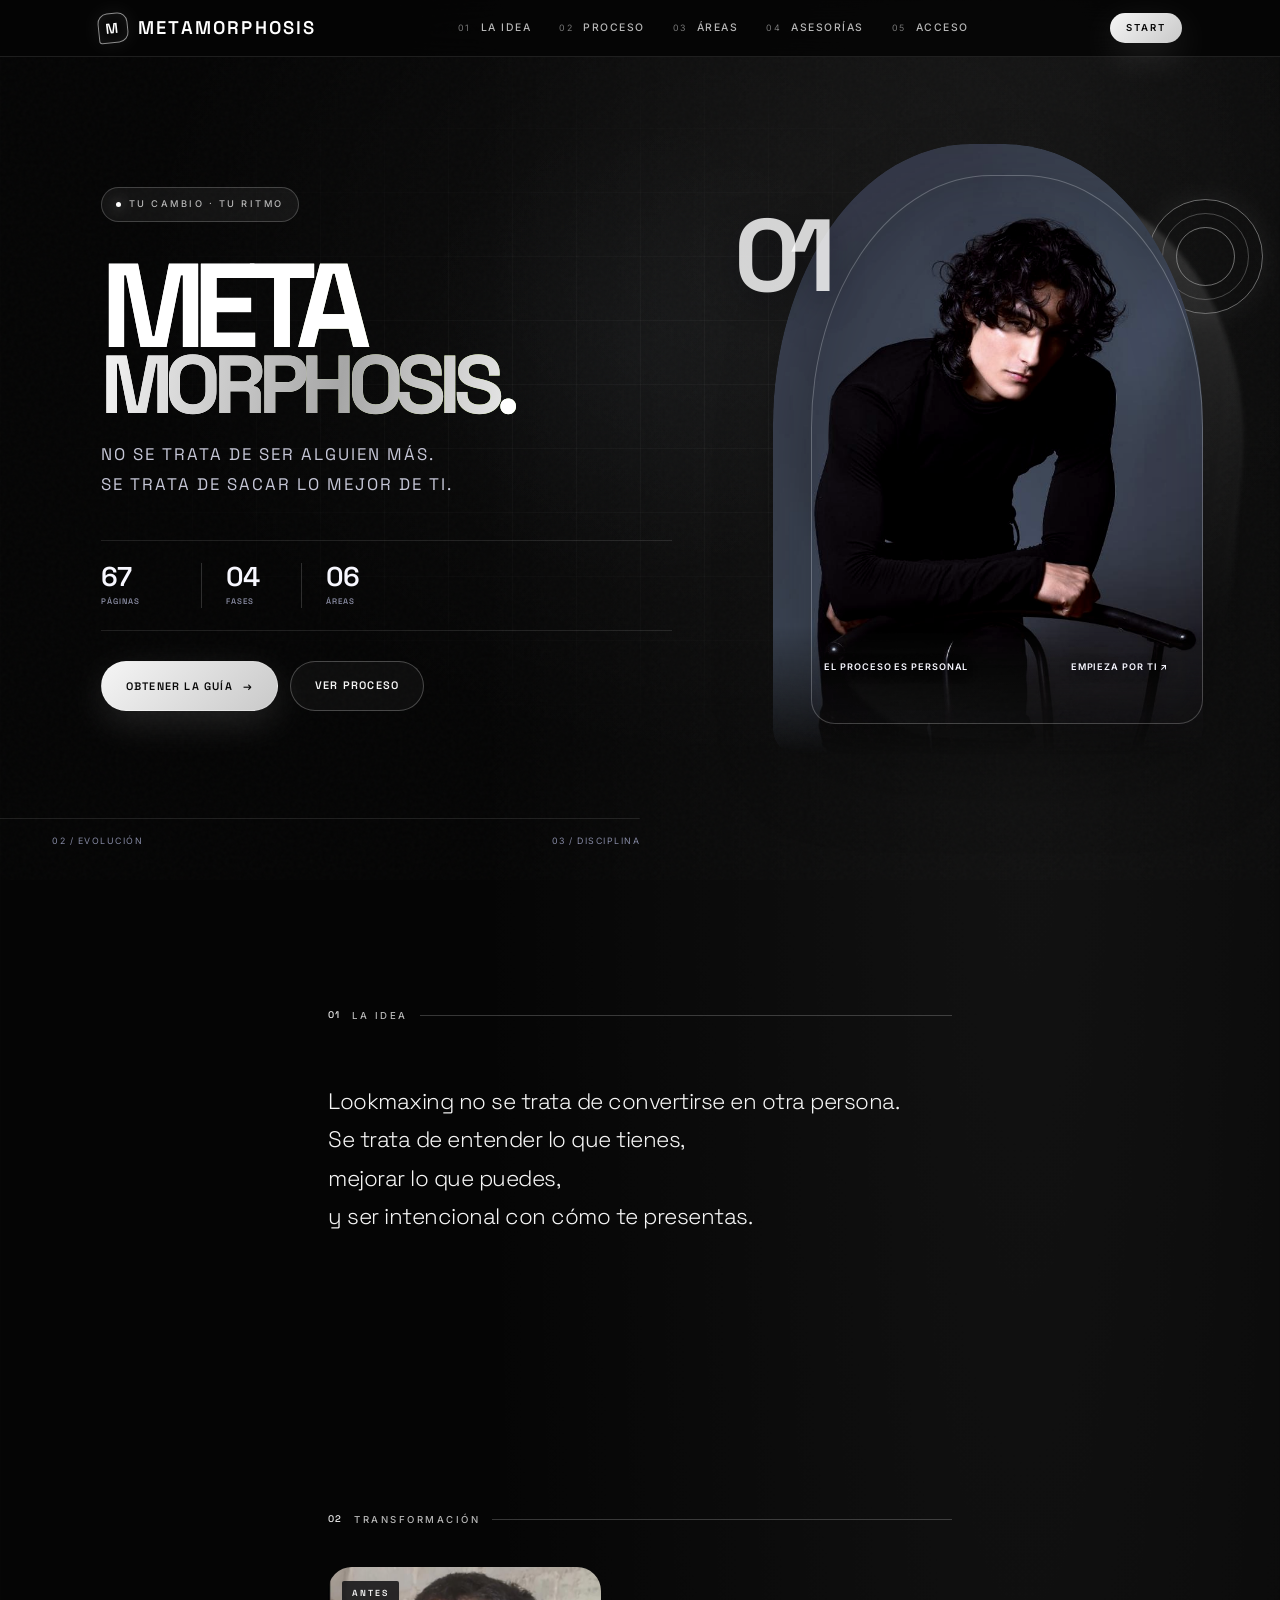
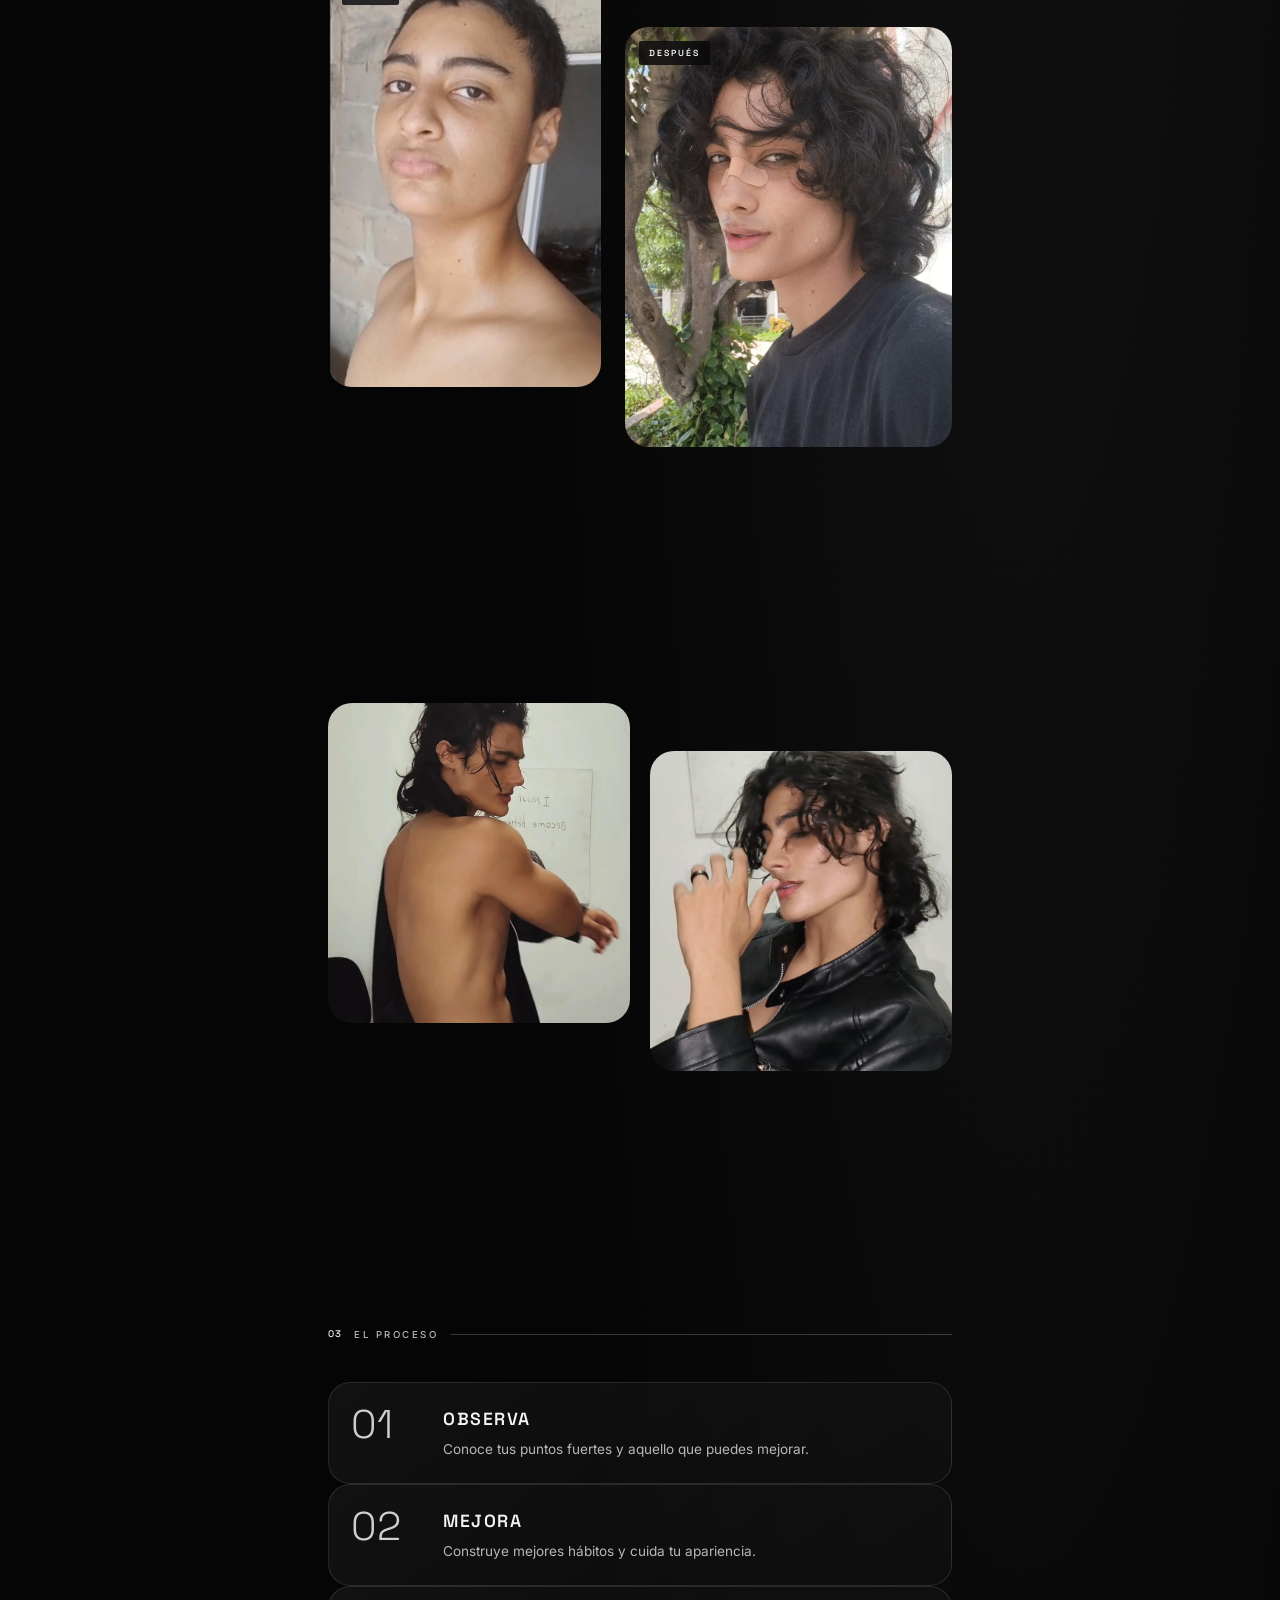
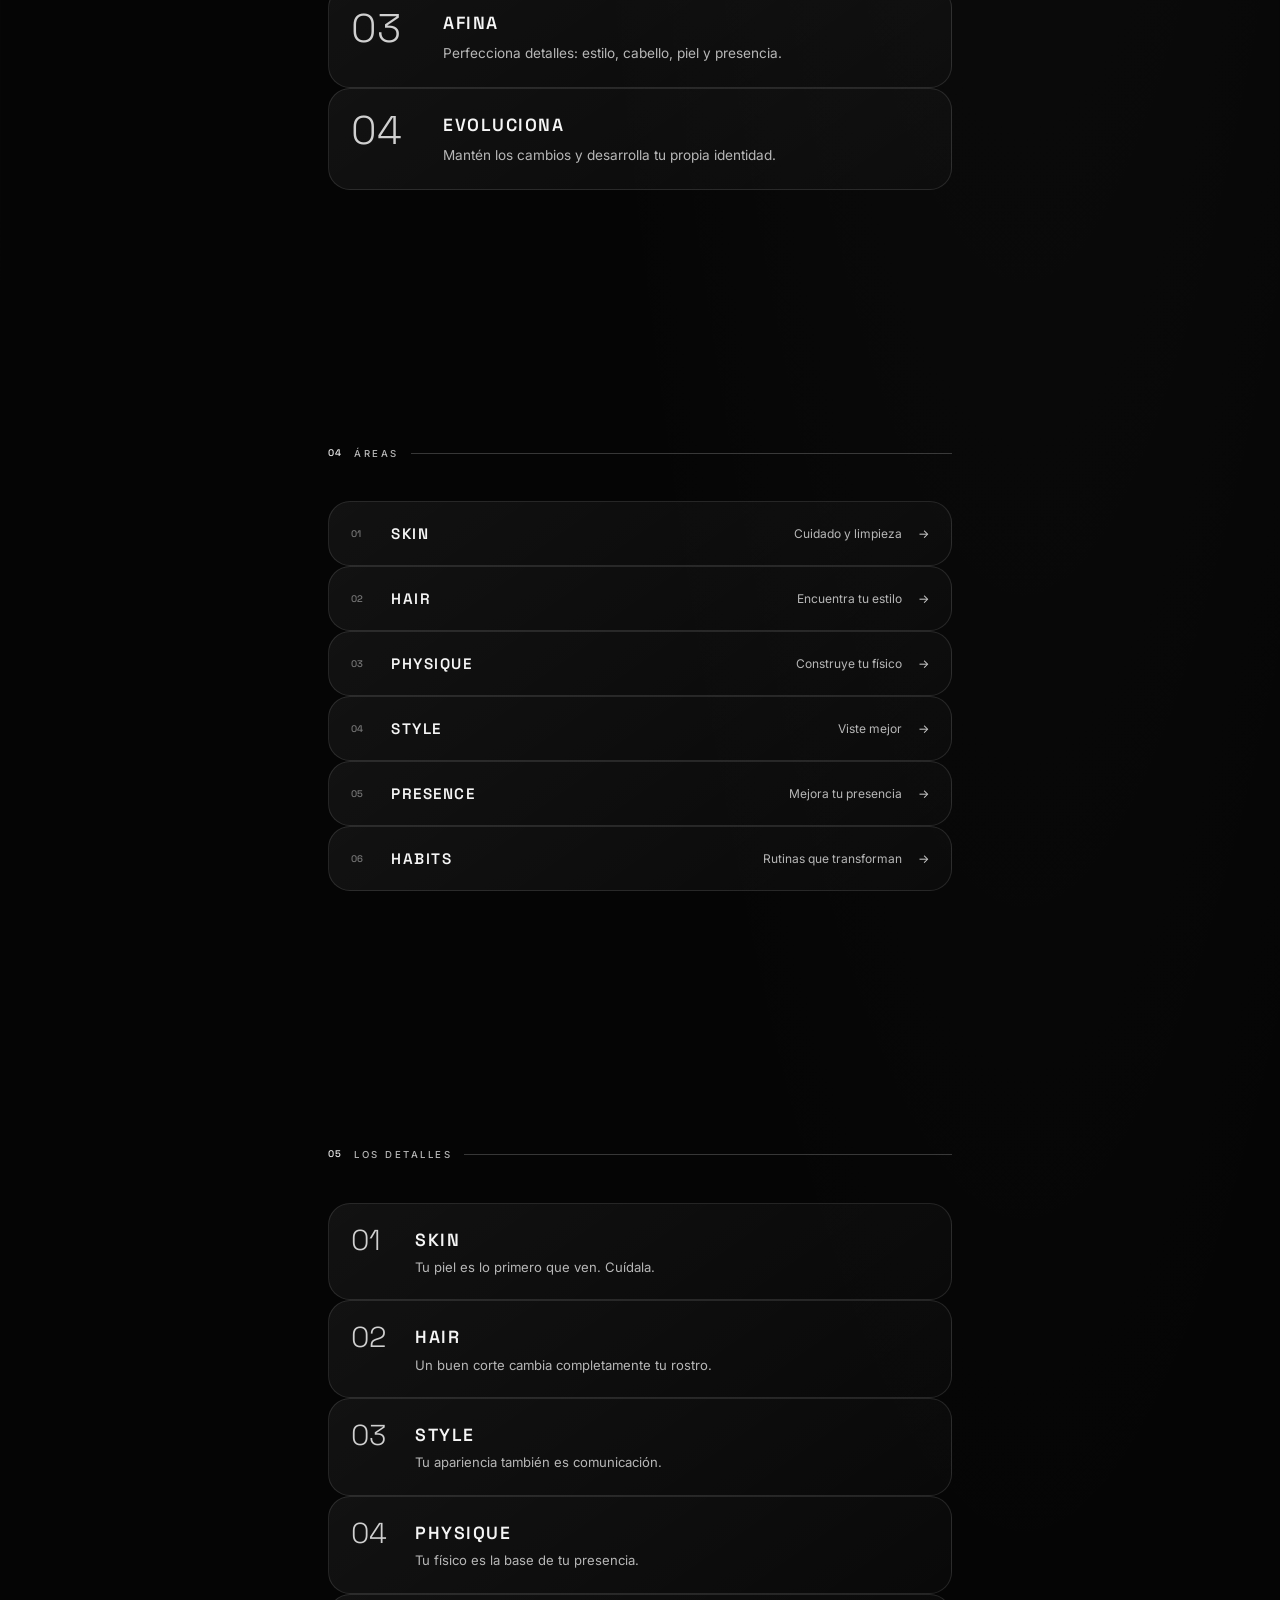
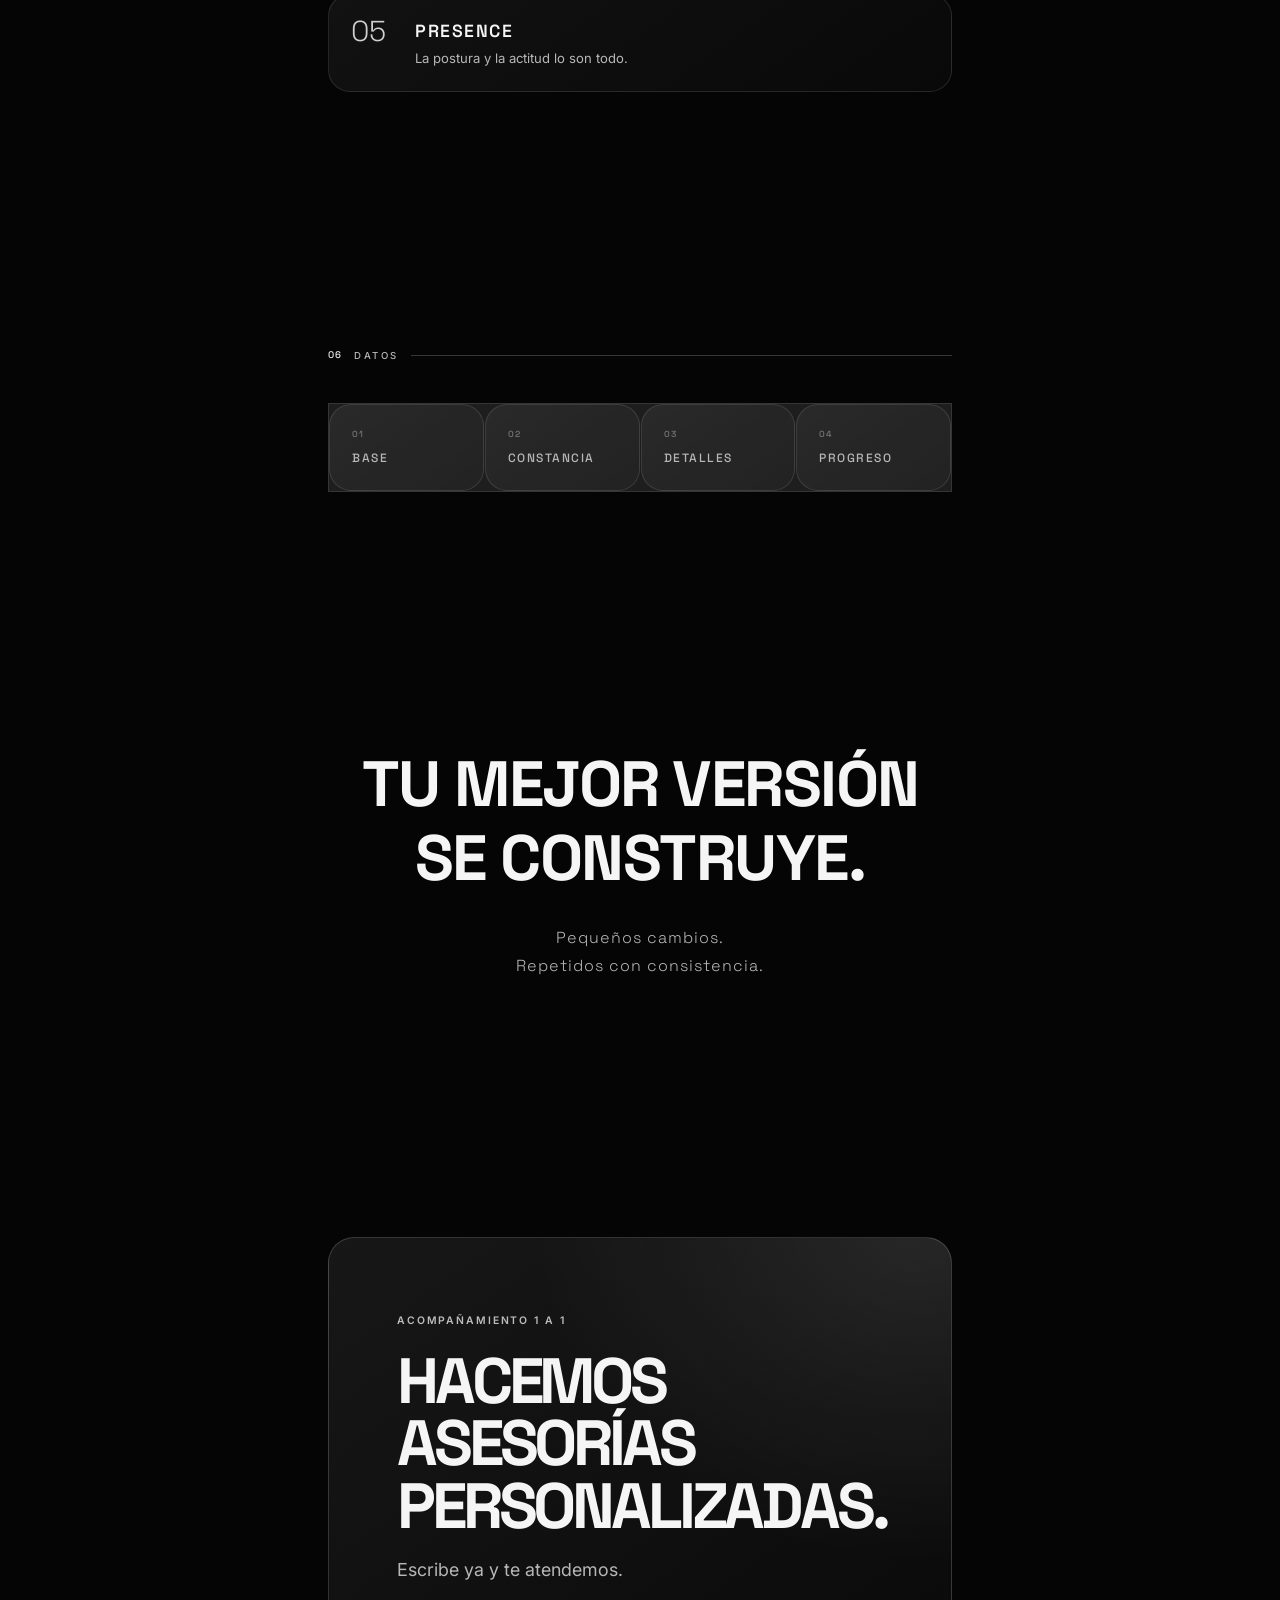
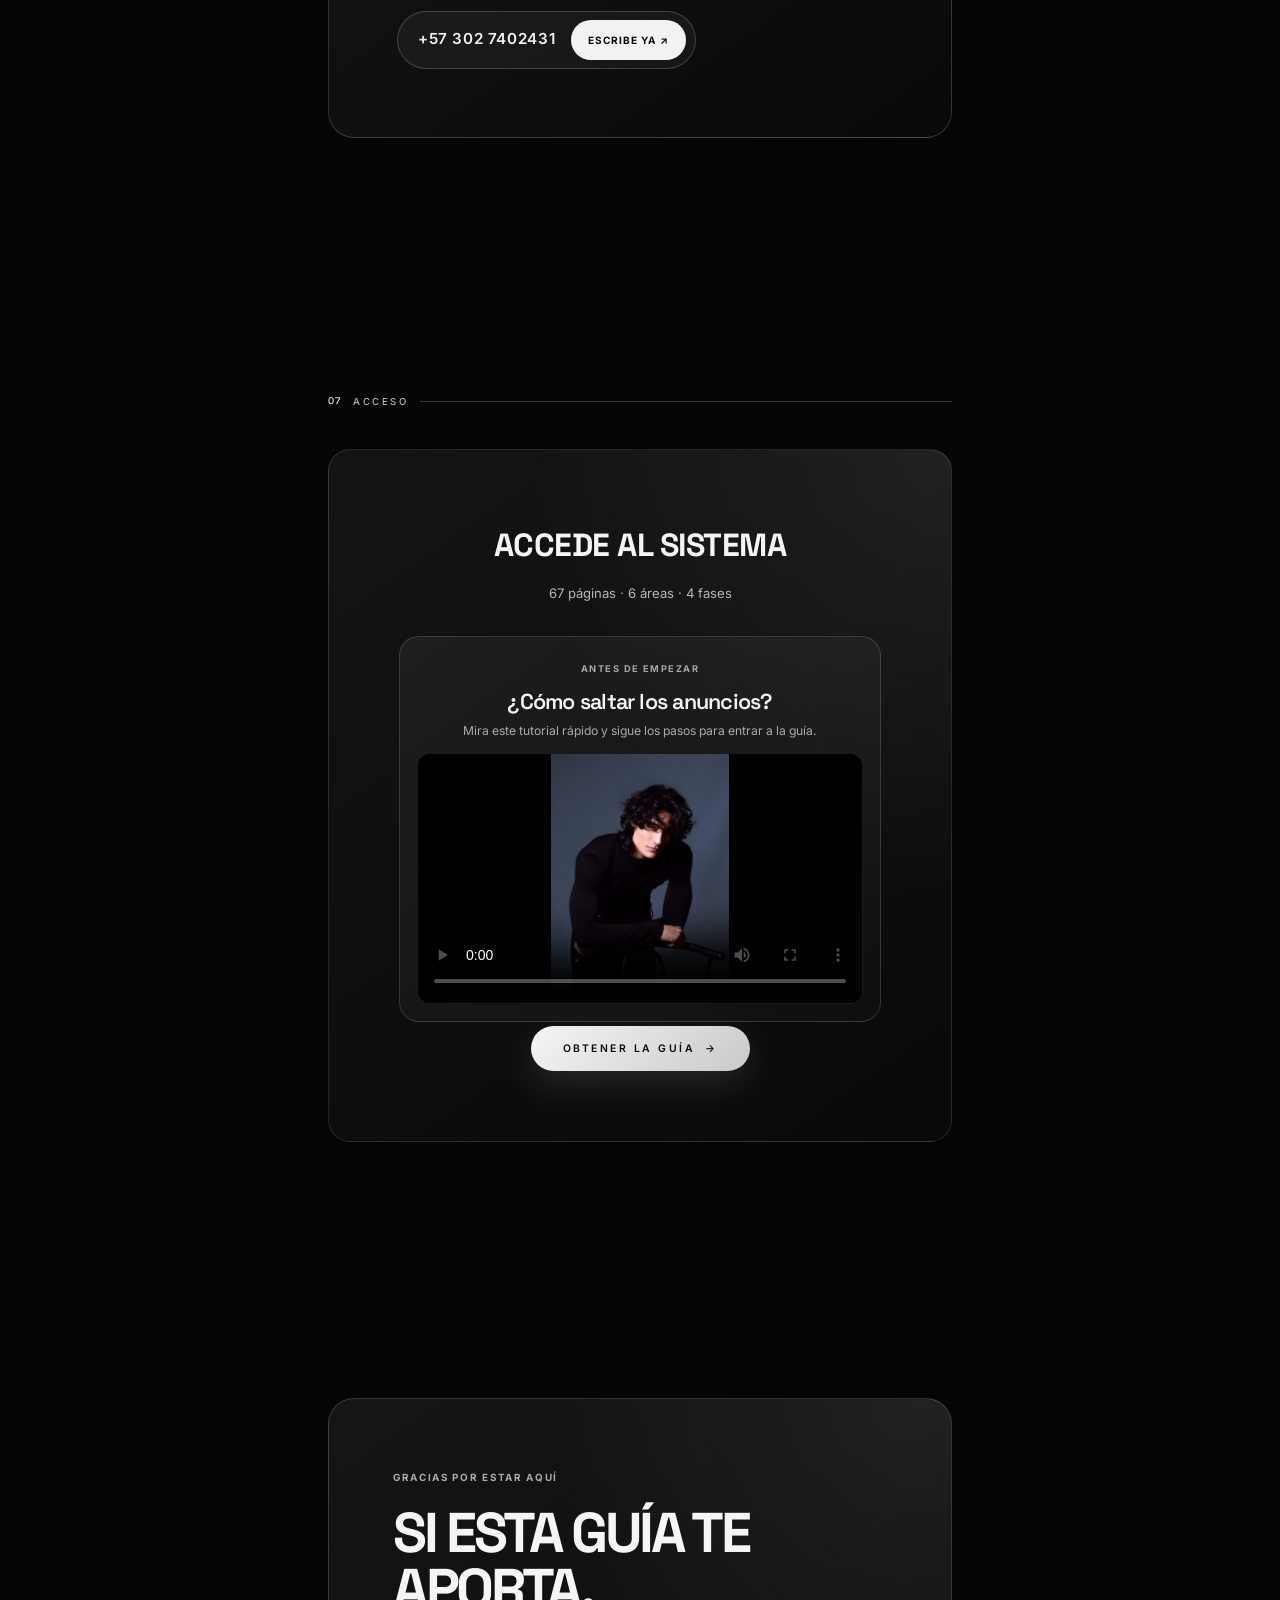
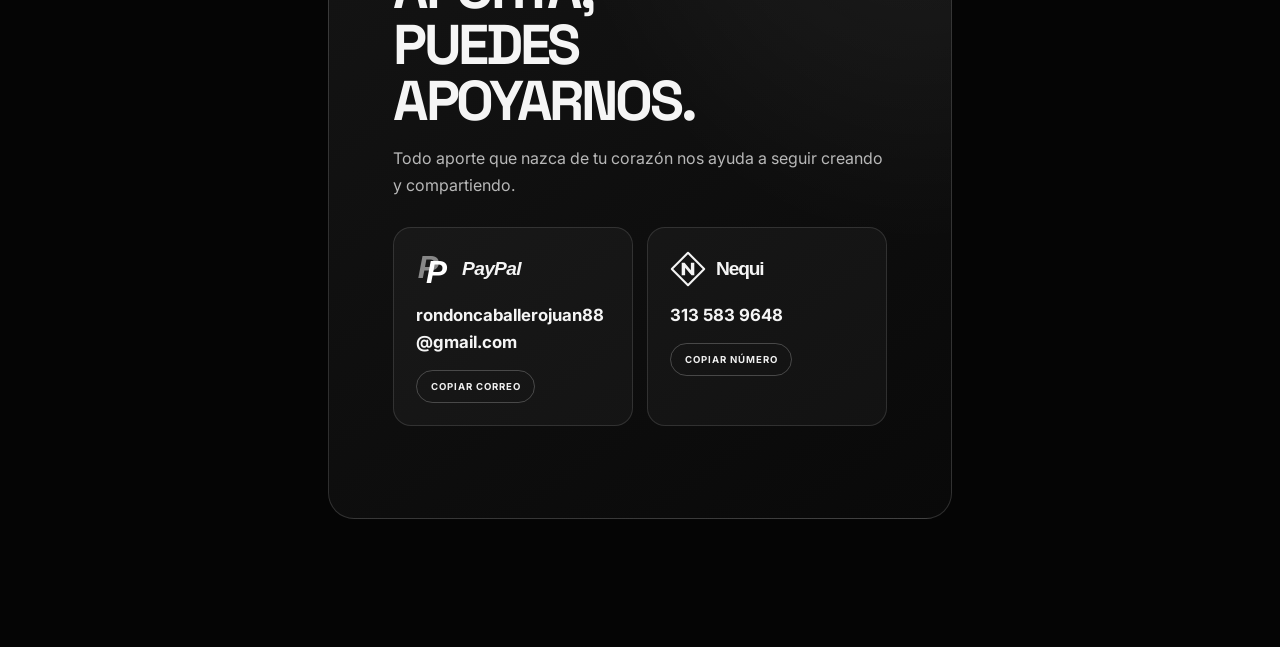
<file: index.html>
<!DOCTYPE html>
<html lang="es">
<head>
    <meta charset="UTF-8">
    <meta name="viewport" content="width=device-width, initial-scale=1.0, viewport-fit=cover">
    <title>Metamorphosis — Sistema de Transformación Personal</title>
    <meta name="description" content="Un sistema de 67 páginas para transformar tu apariencia de forma intencional: piel, cabello, físico, estilo y presencia.">
    <meta name="theme-color" content="#050505">
    <meta name="author" content="Metamorphosis">

    <meta property="og:type" content="website">
    <meta property="og:title" content="Metamorphosis — Sistema de Transformación Personal">
    <meta property="og:description" content="Un sistema de 67 páginas para transformar tu apariencia de forma intencional.">
    <meta property="og:image" content="assets/5.jpeg">
    <meta name="twitter:card" content="summary_large_image">

    <link rel="icon" href="favicon.svg" type="image/svg+xml">
    <link rel="preconnect" href="https://fonts.googleapis.com">
    <link rel="preconnect" href="https://fonts.gstatic.com" crossorigin>
    <link href="https://fonts.googleapis.com/css2?family=Inter:wght@300;400;500;600&family=Space+Grotesk:wght@300;400;500;600;700&display=swap" rel="stylesheet">
    <link rel="preload" as="image" href="assets/5.jpeg">
    <link rel="stylesheet" href="css/style.css">
    <link rel="stylesheet" href="css/access.css">
</head>
<body>

    <!-- ========================================
         NAVEGACIÓN
    ======================================== -->
    <nav class="nav" id="navbar">
        <div class="nav-inner">
            <a href="#hero" class="nav-logo"><span class="brand-mark" aria-hidden="true">M</span><span>METAMORPHOSIS</span></a>

            <div class="nav-links" id="navLinks">
                <a href="#idea" class="nav-link"><span class="nav-num">01</span> LA IDEA</a>
                <a href="#process" class="nav-link"><span class="nav-num">02</span> PROCESO</a>
                <a href="#explore" class="nav-link"><span class="nav-num">03</span> ÁREAS</a>
                <a href="#asesorias" class="nav-link"><span class="nav-num">04</span> ASESORÍAS</a>
                <button type="button" class="nav-link nav-link-btn" data-open-access>
                    <span class="nav-num">05</span> ACCESO
                </button>
            </div>

            <a href="#access" class="nav-cta" data-open-access>START</a>

            <button class="nav-toggle" id="navToggle" type="button" aria-label="Abrir menú" aria-expanded="false">
                <span></span>
                <span></span>
            </button>
        </div>
    </nav>

    <!-- ========================================
         HERO
    ======================================== -->
    <header class="hero" id="hero">
        <div class="hero-atmosphere">
            <div class="hero-glow"></div>
            <div class="hero-grid"></div>
            <div class="hero-noise"></div>
        </div>

        <div class="hero-content">
            <div class="hero-status">
                <span class="status-dot"></span>
                <span class="status-text">TU CAMBIO · TU RITMO</span>
            </div>

            <h1 class="hero-title"><span>META</span><span>MORPHOSIS<span class="hero-period">.</span></span></h1>

            <p class="hero-subtitle">NO SE TRATA DE SER ALGUIEN MÁS.<br>SE TRATA DE SACAR LO MEJOR DE TI.</p>

            <div class="hero-stats">
                <div class="hero-stat">
                    <span class="hero-stat-num">67</span>
                    <span class="hero-stat-label">PÁGINAS</span>
                </div>
                <div class="hero-stat">
                    <span class="hero-stat-num">04</span>
                    <span class="hero-stat-label">FASES</span>
                </div>
                <div class="hero-stat">
                    <span class="hero-stat-num">06</span>
                    <span class="hero-stat-label">ÁREAS</span>
                </div>
            </div>
<div class="hero-actions">
                <button type="button" class="hero-cta" data-open-access>
                    OBTENER LA GUÍA <span class="cta-arrow">→</span>
                </button>
                <a href="#process" class="hero-cta hero-cta-ghost">VER PROCESO</a>
            </div>
        </div>

                <figure class="hero-portrait">
            <img src="assets/5.jpeg" alt="Retrato que representa el proceso personal de transformación" fetchpriority="high" decoding="async">
            <span class="portrait-orbit" aria-hidden="true"></span>
            <span class="portrait-index" aria-hidden="true">01</span>
            <figcaption><span>EL PROCESO ES PERSONAL</span><span>EMPIEZA POR TI ↗</span></figcaption>
        </figure>
        <div class="hero-meta">
            <span class="hero-meta-item">01 / TRANSFORMACIÓN</span>
            <span class="hero-meta-item">02 / EVOLUCIÓN</span>
            <span class="hero-meta-item">03 / DISCIPLINA</span>
        </div>
    </header>

    <!-- ========================================
         01 / LA IDEA
    ======================================== -->
    <section class="section" id="idea">
        <div class="container">
            <div class="section-label">
                <span class="label-num">01</span>
                <span class="label-text">LA IDEA</span>
            </div>
            <div class="idea-content">
                <p class="idea-text">
                    Lookmaxing no se trata de convertirse en otra persona.<br>
                    Se trata de entender lo que tienes,<br>
                    mejorar lo que puedes,<br>
                    y ser intencional con cómo te presentas.
                </p>
            </div>
        </div>
    </section>

    <!-- ========================================
         02 / TRANSFORMACIÓN
    ======================================== -->
    <section class="section" id="transformacion">
        <div class="container">
            <div class="section-label">
                <span class="label-num">02</span>
                <span class="label-text">TRANSFORMACIÓN</span>
            </div>
            <div class="transform-editorial">
                <div class="transform-item transform-before">
                    <span class="transform-tag">ANTES</span>
                    <img src="assets/2.jpeg" alt="Estado inicial" class="transform-img" loading="lazy" decoding="async">
                </div>
                <div class="transform-item transform-after">
                    <span class="transform-tag">DESPUÉS</span>
                    <img src="assets/1.jpeg" alt="Estado final" class="transform-img" loading="lazy" decoding="async">
                </div>
            </div>
        </div>
    </section>

    <!-- ========================================
         GALERÍA
    ======================================== -->
    <section class="section" id="galeria">
        <div class="container">
            <div class="gallery-editorial">
                <img src="assets/3.jpeg" alt="Detalle 1" class="gallery-img gallery-img-1" loading="lazy" decoding="async">
                <img src="assets/4.jpeg" alt="Detalle 2" class="gallery-img gallery-img-2" loading="lazy" decoding="async">
            </div>
        </div>
    </section>

    <!-- ========================================
         03 / EL PROCESO
    ======================================== -->
    <section class="section" id="process">
        <div class="container">
            <div class="section-label">
                <span class="label-num">03</span>
                <span class="label-text">EL PROCESO</span>
            </div>
            <div class="process-vertical">
                <div class="process-step">
                    <span class="step-num">01</span>
                    <div class="step-content">
                        <h3 class="step-name">OBSERVA</h3>
                        <p class="step-desc">Conoce tus puntos fuertes y aquello que puedes mejorar.</p>
                    </div>
                </div>
                <div class="process-step">
                    <span class="step-num">02</span>
                    <div class="step-content">
                        <h3 class="step-name">MEJORA</h3>
                        <p class="step-desc">Construye mejores hábitos y cuida tu apariencia.</p>
                    </div>
                </div>
                <div class="process-step">
                    <span class="step-num">03</span>
                    <div class="step-content">
                        <h3 class="step-name">AFINA</h3>
                        <p class="step-desc">Perfecciona detalles: estilo, cabello, piel y presencia.</p>
                    </div>
                </div>
                <div class="process-step">
                    <span class="step-num">04</span>
                    <div class="step-content">
                        <h3 class="step-name">EVOLUCIONA</h3>
                        <p class="step-desc">Mantén los cambios y desarrolla tu propia identidad.</p>
                    </div>
                </div>
            </div>
        </div>
    </section>

    <!-- ========================================
         04 / ÁREAS
    ======================================== -->
    <section class="section" id="explore">
        <div class="container">
            <div class="section-label">
                <span class="label-num">04</span>
                <span class="label-text">ÁREAS</span>
            </div>
            <div class="areas-list">
                <button type="button" class="area-item" data-open-access>
                    <span class="area-num">01</span>
                    <span class="area-name">SKIN</span>
                    <span class="area-desc">Cuidado y limpieza</span>
                    <span class="area-arrow">→</span>
                </button>
                <button type="button" class="area-item" data-open-access>
                    <span class="area-num">02</span>
                    <span class="area-name">HAIR</span>
                    <span class="area-desc">Encuentra tu estilo</span>
                    <span class="area-arrow">→</span>
                </button>
                <button type="button" class="area-item" data-open-access>
                    <span class="area-num">03</span>
                    <span class="area-name">PHYSIQUE</span>
                    <span class="area-desc">Construye tu físico</span>
                    <span class="area-arrow">→</span>
                </button>
                <button type="button" class="area-item" data-open-access>
                    <span class="area-num">04</span>
                    <span class="area-name">STYLE</span>
                    <span class="area-desc">Viste mejor</span>
                    <span class="area-arrow">→</span>
                </button>
                <button type="button" class="area-item" data-open-access>
                    <span class="area-num">05</span>
                    <span class="area-name">PRESENCE</span>
                    <span class="area-desc">Mejora tu presencia</span>
                    <span class="area-arrow">→</span>
                </button>
                <button type="button" class="area-item" data-open-access>
                    <span class="area-num">06</span>
                    <span class="area-name">HABITS</span>
                    <span class="area-desc">Rutinas que transforman</span>
                    <span class="area-arrow">→</span>
                </button>
            </div>
        </div>
    </section>

    <!-- ========================================
         05 / LOS DETALLES
    ======================================== -->
    <section class="section" id="details">
        <div class="container">
            <div class="section-label">
                <span class="label-num">05</span>
                <span class="label-text">LOS DETALLES</span>
            </div>
            <div class="details-list">
                <div class="detail-row">
                    <span class="detail-num">01</span>
                    <h3 class="detail-name">SKIN</h3>
                    <p class="detail-desc">Tu piel es lo primero que ven. Cuídala.</p>
                </div>
                <div class="detail-row">
                    <span class="detail-num">02</span>
                    <h3 class="detail-name">HAIR</h3>
                    <p class="detail-desc">Un buen corte cambia completamente tu rostro.</p>
                </div>
                <div class="detail-row">
                    <span class="detail-num">03</span>
                    <h3 class="detail-name">STYLE</h3>
                    <p class="detail-desc">Tu apariencia también es comunicación.</p>
                </div>
                <div class="detail-row">
                    <span class="detail-num">04</span>
                    <h3 class="detail-name">PHYSIQUE</h3>
                    <p class="detail-desc">Tu físico es la base de tu presencia.</p>
                </div>
                <div class="detail-row">
                    <span class="detail-num">05</span>
                    <h3 class="detail-name">PRESENCE</h3>
                    <p class="detail-desc">La postura y la actitud lo son todo.</p>
                </div>
            </div>
        </div>
    </section>

    <!-- ========================================
         06 / DATOS
    ======================================== -->
    <section class="section" id="data">
        <div class="container">
            <div class="section-label">
                <span class="label-num">06</span>
                <span class="label-text">DATOS</span>
            </div>
            <div class="data-grid">
                <div class="data-item">
                    <span class="data-num">01</span>
                    <span class="data-name">BASE</span>
                </div>
                <div class="data-item">
                    <span class="data-num">02</span>
                    <span class="data-name">CONSTANCIA</span>
                </div>
                <div class="data-item">
                    <span class="data-num">03</span>
                    <span class="data-name">DETALLES</span>
                </div>
                <div class="data-item">
                    <span class="data-num">04</span>
                    <span class="data-name">PROGRESO</span>
                </div>
            </div>
        </div>
    </section>

    <!-- ========================================
         07 / MOTIVACIÓN
    ======================================== -->
    <section class="section motivacion" id="motivacion">
        <div class="container">
            <h2 class="motivacion-title">TU MEJOR VERSIÓN<br>SE CONSTRUYE.</h2>
            <p class="motivacion-sub">Pequeños cambios.<br>Repetidos con consistencia.</p>
        </div>
    </section>

    <!-- ========================================
         08 / ACCESO
    ======================================== -->
    <section class="section consultation-section" id="asesorias">
        <div class="container">
            <div class="consultation-card">
                <span class="consultation-kicker">ACOMPAÑAMIENTO 1 A 1</span>
                <h2>HACEMOS ASESORÍAS<br>PERSONALIZADAS.</h2>
                <p>Escribe ya y te atendemos.</p>
                <a class="consultation-contact" href="https://wa.me/573027402431?text=Hola%2C%20quiero%20una%20asesor%C3%ADa%20personalizada" target="_blank" rel="noopener noreferrer" aria-label="Escribir por WhatsApp al +57 302 7402431">
                    <span class="consultation-number">+57 302 7402431</span>
                    <span class="consultation-button">ESCRIBE YA ↗</span>
                </a>
            </div>
        </div>
    </section>
    <section class="section" id="access">
        <div class="container">
            <div class="section-label">
                <span class="label-num">07</span>
                <span class="label-text">ACCESO</span>
            </div>

            <div class="access-block">
                <h2 class="access-title">ACCEDE AL SISTEMA</h2>
                <p class="access-sub">67 páginas · 6 áreas · 4 fases</p>

                <section class="access-tutorial" aria-labelledby="tutorialHeading">
                <div class="access-tutorial-heading">
                    <span class="access-tutorial-kicker">ANTES DE EMPEZAR</span>
                    <h2 id="tutorialHeading">¿Cómo saltar los anuncios?</h2>
                    <p>Mira este tutorial rápido y sigue los pasos para entrar a la guía.</p>
                </div>
                <video class="access-tutorial-video" controls playsinline preload="metadata" poster="assets/5.jpeg" aria-label="Tutorial para saltar los anuncios y entrar a la guía">
                    <source src="assets/tutorial.mp4" type="video/mp4">
                    Tu navegador no puede reproducir este video. Descárgalo desde la carpeta de recursos del sitio.
                </video>
            </section>

                <button type="button" class="btn-access" data-open-access>
                    OBTENER LA GUÍA <span class="btn-arrow">→</span>
                </button>
            </div>
        </div>
    </section>

    <section class="section support-section" id="apoyar">
        <div class="container">
            <div class="support-card">
                <span class="support-kicker">GRACIAS POR ESTAR AQUÍ</span>
                <h2>SI ESTA GUÍA TE APORTA,<br>PUEDES APOYARNOS.</h2>
                <p>Todo aporte que nazca de tu corazón nos ayuda a seguir creando y compartiendo.</p>
                <div class="support-options">
                    <article class="support-option">
                        <div class="support-brand paypal-brand" aria-label="PayPal">
                            <svg viewBox="0 0 40 40" aria-hidden="true" focusable="false"><text x="2" y="30" class="paypal-mark-back">P</text><text x="11" y="35" class="paypal-mark-front">P</text></svg>
                            <span>PayPal</span>
                        </div>
                        <strong class="support-value">rondoncaballerojuan88@gmail.com</strong>
                        <button class="support-copy" type="button" data-copy-value="rondoncaballerojuan88@gmail.com">COPIAR CORREO</button>
                    </article>
                    <article class="support-option">
                        <div class="support-brand nequi-brand" aria-label="Nequi">
                            <svg viewBox="0 0 40 40" aria-hidden="true" focusable="false"><path d="M20 2 38 20 20 38 2 20 20 2Z" class="nequi-mark-outline"/><path d="M13 27V13h3.2l7 8.3V13H27v14h-3.1l-7.1-8.4V27H13Z" class="nequi-mark-letter"/></svg>
                            <span>Nequi</span>
                        </div>
                        <strong class="support-value">313 583 9648</strong>
                        <button class="support-copy" type="button" data-copy-value="3135839648">COPIAR NÚMERO</button>
                    </article>
                </div>
                <p class="support-copy-status" aria-live="polite"></p>
            </div>
        </div>
    </section>
    <script src="js/app.js"></script>
</body>
</html>
</file>
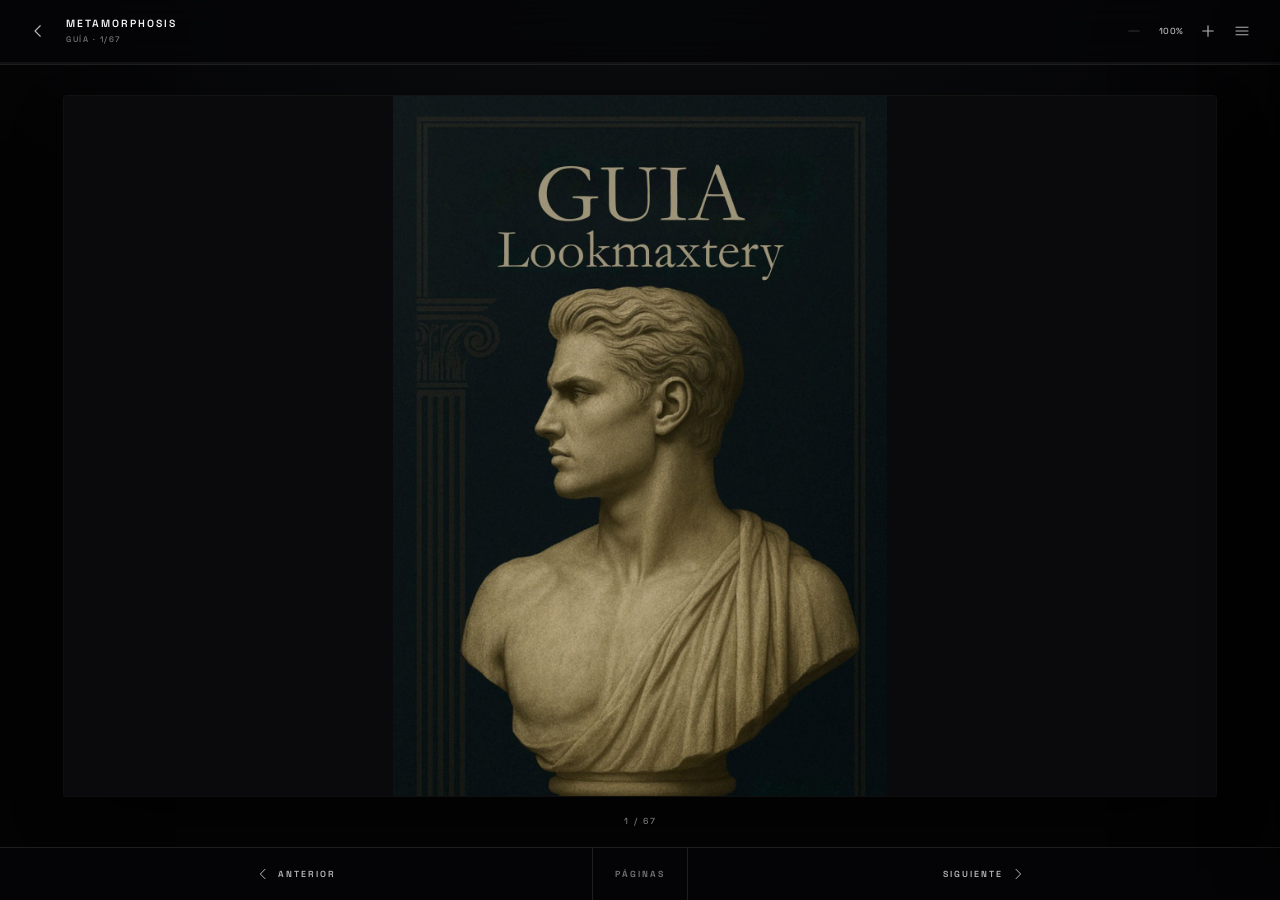
<file: acceso.html>
<!DOCTYPE html>
<html lang="es">
<head>
    <meta charset="UTF-8">
    <meta name="viewport" content="width=device-width, initial-scale=1.0, viewport-fit=cover">
    <title>Tu guía — Metamorphosis</title>
    <meta name="description" content="Tu guía Metamorphosis está desbloqueada. Lee las 67 páginas online.">
    <meta name="robots" content="noindex, nofollow">
    <meta name="theme-color" content="#060608">
    <link rel="icon" href="favicon.svg" type="image/svg+xml">
    <link rel="preconnect" href="https://fonts.googleapis.com">
    <link rel="preconnect" href="https://fonts.gstatic.com" crossorigin>
    <link href="https://fonts.googleapis.com/css2?family=Inter:wght@300;400;500;600&family=Space+Grotesk:wght@300;400;500;600;700&display=swap" rel="stylesheet">
    <link rel="stylesheet" href="css/style.css">
    <link rel="stylesheet" href="css/guide.css">
</head>
<body class="is-guide">

    <!-- ========================================
         VISOR
    ======================================== -->
    <div class="guide-shell">

        <div class="guide-viewport" id="guideViewport" tabindex="0">
            <div class="guide-stage" id="guideStage"></div>

            <div class="guide-boot" id="guideBoot">
                <div class="guide-boot-bar"></div>
                <span>CARGANDO GUÍA…</span>
            </div>
        </div>

        <!-- ========================================
             CHROME SUPERIOR
        ======================================== -->
        <header class="guide-chrome" id="guideChrome">
            <div class="guide-chrome-row">
                <button class="guide-icon-btn" id="guideBack" type="button" aria-label="Volver al inicio">
                    <svg viewBox="0 0 24 24" aria-hidden="true"><path d="M15 5l-7 7 7 7"/></svg>
                </button>

                <div class="guide-brand">
                    <span class="guide-brand-name">METAMORPHOSIS</span>
                    <span class="guide-brand-sub">GUÍA · <span id="guideCounter">1</span>/<span id="guideTotal">67</span></span>
                </div>

                <div class="guide-chrome-actions">
                    <button class="guide-icon-btn" id="guideZoomOut" type="button" aria-label="Alejar">
                        <svg viewBox="0 0 24 24" aria-hidden="true"><path d="M5 12h14"/></svg>
                    </button>
                    <span class="guide-zoom-label" id="guideZoomLabel">100%</span>
                    <button class="guide-icon-btn" id="guideZoomIn" type="button" aria-label="Acercar">
                        <svg viewBox="0 0 24 24" aria-hidden="true"><path d="M12 5v14M5 12h14"/></svg>
                    </button>
                    <button class="guide-icon-btn" id="guidePanelsBtn" type="button" aria-label="Opciones" aria-expanded="false" aria-controls="guidePanel">
                        <svg viewBox="0 0 24 24" aria-hidden="true"><path d="M4 7h16M4 12h16M4 17h16"/></svg>
                    </button>
                </div>
            </div>

            <div class="guide-progress" role="progressbar" aria-label="Progreso de lectura" aria-valuemin="0" aria-valuemax="100" aria-valuenow="0">
                <span class="guide-progress-fill" id="guideBar"></span>
            </div>
        </header>

        <!-- ========================================
             NAVEGACIÓN INFERIOR
        ======================================== -->
        <nav class="guide-nav" id="guideNav" aria-label="Navegación de la guía">
            <button class="guide-nav-btn" id="guidePrev" type="button">
                <svg viewBox="0 0 24 24" aria-hidden="true"><path d="M15 5l-7 7 7 7"/></svg>
                <span>ANTERIOR</span>
            </button>

            <button class="guide-nav-btn guide-nav-center" id="guideToggleChrome" type="button">
                <span>PÁGINAS</span>
            </button>

            <button class="guide-nav-btn" id="guideNext" type="button">
                <span>SIGUIENTE</span>
                <svg viewBox="0 0 24 24" aria-hidden="true"><path d="M9 5l7 7-7 7"/></svg>
            </button>
        </nav>

        <!-- ========================================
             CIERRE
        ======================================== -->
        <div class="guide-finish" id="guideFinish" hidden>
            <div class="guide-finish-inner">
                <p class="guide-finish-label">FIN DE LA GUÍA</p>
                <h2 class="guide-finish-title">AHORA APLICA.</h2>
                <div class="guide-finish-actions">
                    <a href="index.html" class="guide-finish-btn">VOLVER AL INICIO</a>
                    <a href="Gracias.html" class="guide-finish-btn is-primary">AGRADECER</a>
                </div>
            </div>
        </div>

        <!-- ========================================
             PANEL LATERAL
        ======================================== -->
        <aside class="guide-panel" id="guidePanel" aria-hidden="true" aria-label="Opciones de la guía">
            <div class="guide-panel-head">
                <span class="guide-panel-title">OPCIONES</span>
                <button class="guide-icon-btn" id="guideClosePanel" type="button" aria-label="Cerrar">
                    <svg viewBox="0 0 24 24" aria-hidden="true"><path d="M6 6l12 12M18 6L6 18"/></svg>
                </button>
            </div>

            <nav class="guide-panel-list">
                <a href="#page-1" data-jump="1">Portada</a>
                <a href="#page-8" data-jump="8">Índice</a>
                <a href="#page-15" data-jump="15">Rutina</a>
                <a href="#page-30" data-jump="30">Peinado</a>
                <a href="#page-45" data-jump="45">Ropa</a>
                <a href="#page-60" data-jump="60">Presencia</a>
            </nav>

            <div class="guide-panel-sep"></div>

            <div class="guide-panel-list">
                <a href="index.html">Volver al inicio</a>
            </div>
        </aside>

    </div>

    <script src="js/guide.js"></script>
</body>
</html>
</file>
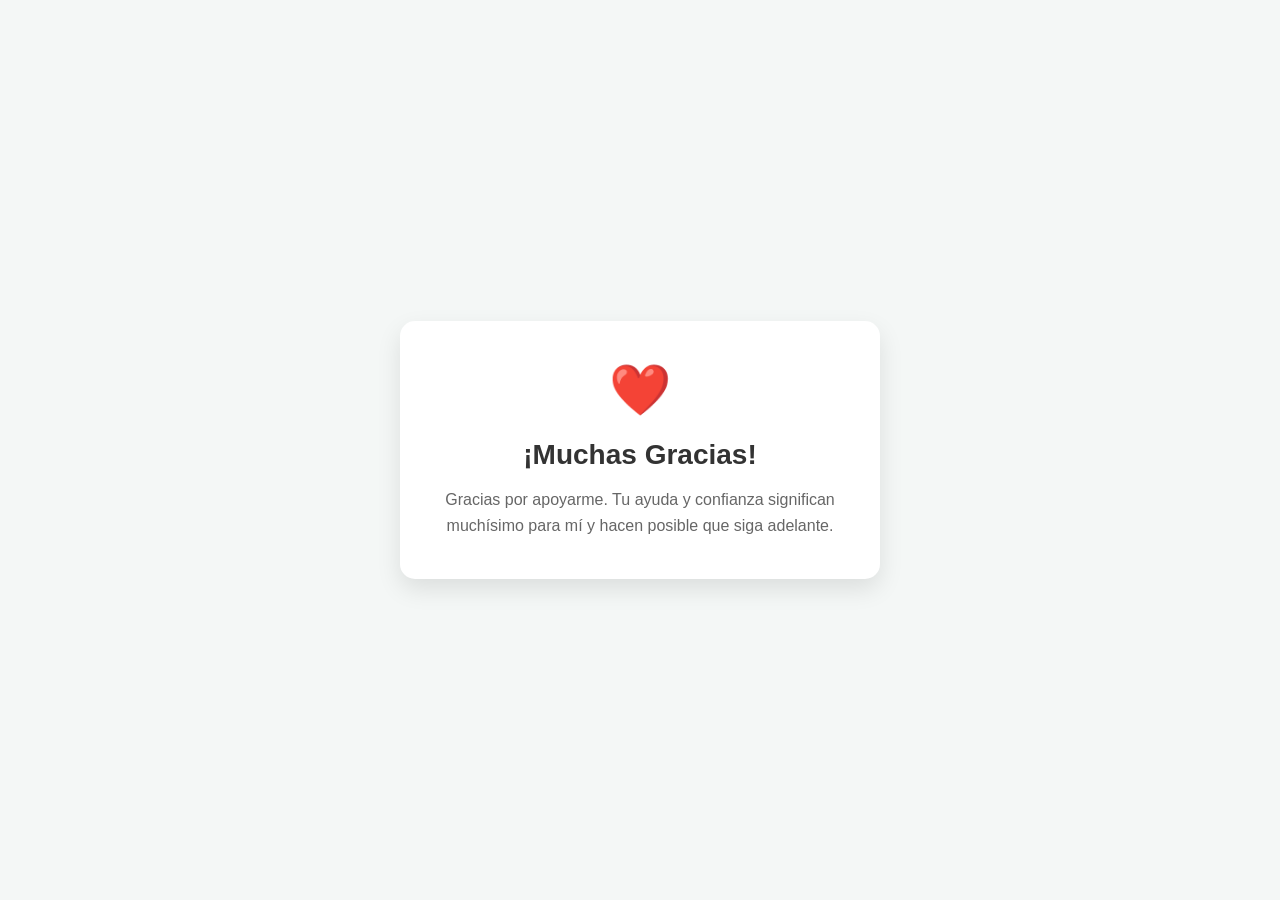
<file: Gracias.html>
<!DOCTYPE html>
<html lang="es">
<head>
    <meta charset="UTF-8">
    <meta name="viewport" content="width=device-width, initial-scale=1.0">
    <title>¡Muchas Gracias!</title>
    <style>
        body {
            font-family: 'Segoe UI', Tahoma, Geneva, Verdana, sans-serif;
            background-color: #f4f7f6;
            display: flex;
            justify-content: center;
            align-items: center;
            height: 100vh;
            margin: 0;
        }
        .card {
            background-color: white;
            padding: 40px;
            border-radius: 15px;
            box-shadow: 0 10px 25px rgba(0,0,0,0.1);
            text-align: center;
            max-width: 400px;
            width: 100%;
        }
        .icon {
            font-size: 50px;
            color: #4CAF50;
            margin-bottom: 20px;
        }
        h1 {
            color: #333;
            margin-bottom: 15px;
            font-size: 28px;
        }
        p {
            color: #666;
            font-size: 16px;
            line-height: 1.6;
            margin-bottom: 0;
        }
    </style>
</head>
<body>

    <div class="card">
        <div class="icon">❤️</div>
        <h1>¡Muchas Gracias!</h1>
        <p>Gracias por apoyarme. Tu ayuda y confianza significan muchísimo para mí y hacen posible que siga adelante.</p>
    </div>

</body>
</html>
</file>
<file: css/style.css>
/* ========================================
   METAMORPHOSIS — A SYSTEM FOR PERSONAL TRANSFORMATION
   Editorial / Cinematic / Premium
   ======================================== */

*, *::before, *::after {
    margin: 0;
    padding: 0;
    box-sizing: border-box;
}

:root {
    --bg: #060608;
    --bg-soft: #0c0c10;
    --bg-card: #111116;
    --text: #f0f0f2;
    --text-dim: #8a8a93;
    --text-faint: #3a3a42;
    --accent: #a8bdd4;
    --accent-dim: rgba(168, 189, 212, 0.06);
    --line: rgba(255, 255, 255, 0.04);
    --line-strong: rgba(255, 255, 255, 0.08);
    --ease: cubic-bezier(0.22, 1, 0.36, 1);
    --font-body: 'Inter', -apple-system, BlinkMacSystemFont, sans-serif;
    --font-display: 'Space Grotesk', var(--font-body);
}

html {
    scroll-behavior: smooth;
    font-size: 16px;
}

body {
    font-family: var(--font-body);
    background: var(--bg);
    color: var(--text);
    line-height: 1.6;
    -webkit-font-smoothing: antialiased;
    -moz-osx-font-smoothing: grayscale;
    overflow-x: hidden;
}

::selection {
    background: var(--accent);
    color: var(--bg);
}

img {
    max-width: 100%;
    display: block;
}

a {
    color: inherit;
    text-decoration: none;
}

button {
    font-family: inherit;
    cursor: pointer;
    border: none;
    background: none;
    color: inherit;
}

.container {
    max-width: 580px;
    margin: 0 auto;
    padding: 0 24px;
}

/* ========================================
   NAV
   ======================================== */
.nav {
    position: fixed;
    top: 0;
    left: 0;
    right: 0;
    z-index: 100;
    background: rgba(6, 6, 8, 0.8);
    backdrop-filter: blur(20px) saturate(1.2);
    -webkit-backdrop-filter: blur(20px) saturate(1.2);
    border-bottom: 1px solid var(--line);
    transition: transform 0.4s var(--ease), opacity 0.4s var(--ease);
}

.nav.hidden {
    transform: translateY(-100%);
    opacity: 0;
}

.nav-inner {
    max-width: 580px;
    margin: 0 auto;
    padding: 0 24px;
    display: flex;
    align-items: center;
    justify-content: space-between;
    height: 56px;
}

.nav-logo {
    font-family: var(--font-display);
    font-size: 0.7rem;
    font-weight: 600;
    letter-spacing: 2.5px;
    color: var(--text);
}

.nav-links {
    display: none;
    align-items: center;
    gap: 28px;
}

.nav-link {
    font-size: 0.65rem;
    font-weight: 500;
    letter-spacing: 1.5px;
    color: var(--text-dim);
    transition: color 0.2s;
    display: flex;
    align-items: center;
    gap: 6px;
}

.nav-link:hover {
    color: var(--text);
}

.nav-num {
    font-size: 0.55rem;
    color: var(--text-faint);
    font-weight: 400;
}

.nav-cta {
    font-size: 0.6rem;
    font-weight: 600;
    letter-spacing: 2px;
    color: var(--bg);
    background: var(--text);
    padding: 7px 16px;
    border-radius: 2px;
    transition: opacity 0.2s;
}

.nav-cta:hover {
    opacity: 0.85;
}

.nav-toggle {
    display: flex;
    flex-direction: column;
    gap: 5px;
    padding: 6px;
}

.nav-toggle span {
    display: block;
    width: 20px;
    height: 1.5px;
    background: var(--text);
    transition: transform 0.3s var(--ease), opacity 0.3s var(--ease);
}

.nav-toggle.active span:nth-child(1) {
    transform: translateY(3.5px) rotate(45deg);
}

.nav-toggle.active span:nth-child(2) {
    transform: translateY(-3px) rotate(-45deg);
}

/* ========================================
   HERO
   ======================================== */
.hero {
    min-height: 100vh;
    display: flex;
    flex-direction: column;
    align-items: center;
    justify-content: center;
    position: relative;
    overflow: hidden;
    padding: 100px 0 80px;
}

.hero-atmosphere {
    position: absolute;
    inset: 0;
    pointer-events: none;
}

.hero-glow {
    position: absolute;
    top: 40%;
    left: 50%;
    transform: translate(-50%, -50%);
    width: 500px;
    height: 500px;
    background: radial-gradient(ellipse, rgba(168, 189, 212, 0.04) 0%, transparent 65%);
}

/* ========================================
   CUADRICULADO ANIMADO
   Rejilla plana + barrido de luz.
   Nota: en una rejilla uniforme, desplazar el
   patrón un múltiplo exacto de su período es
   VISUALMENTE IDÉNTICO (se repite justo). Por eso
   la animación va en una capa aparte de luz, no
   moviendo las líneas.
   ======================================== */
.hero-grid {
    position: absolute;
    inset: 0;
    overflow: hidden;
    background-image:
        linear-gradient(rgba(255, 255, 255, 0.030) 1px, transparent 1px),
        linear-gradient(90deg, rgba(255, 255, 255, 0.030) 1px, transparent 1px);
    background-size: 64px 64px;
    mask-image: radial-gradient(ellipse 64% 54% at 50% 45%, black 16%, transparent 82%);
    -webkit-mask-image: radial-gradient(ellipse 64% 54% at 50% 45%, black 16%, transparent 82%);
}

/* barrido diagonal de luz sobre la rejilla */
.hero-grid::before {
    content: '';
    position: absolute;
    top: -20%;
    bottom: -20%;
    left: -60%;
    width: 60%;
    background: linear-gradient(
        102deg,
        transparent 0%,
        rgba(168, 189, 212, 0.10) 45%,
        rgba(168, 189, 212, 0.16) 50%,
        rgba(168, 189, 212, 0.10) 55%,
        transparent 100%
    );
    animation: sweepX 9s cubic-bezier(0.45, 0, 0.55, 1) infinite;
    will-change: transform;
}

@keyframes sweepX {
    /* el ancho del elemento es 60% del hero y arranca en left:-60%.
       267% de 60% = 160% del hero: termina en left:+100%, fuera del encuadre,
       así el bucle no tiene salto visible. */
    from { transform: translate3d(0, 0, 0); }
    to   { transform: translate3d(267%, 0, 0); }
}

.hero-noise {
    position: absolute;
    inset: 0;
    opacity: 0.025;
    background-image: url("data:image/svg+xml,%3Csvg viewBox='0 0 256 256' xmlns='http://www.w3.org/2000/svg'%3E%3Cfilter id='n'%3E%3CfeTurbulence type='fractalNoise' baseFrequency='0.85' numOctaves='4' stitchTiles='stitch'/%3E%3C/filter%3E%3Crect width='100%25' height='100%25' filter='url(%23n)'/%3E%3C/svg%3E");
}

.hero-content {
    position: relative;
    z-index: 1;
    text-align: center;
    padding: 0 24px;
}

.hero-status {
    display: inline-flex;
    align-items: center;
    gap: 8px;
    margin-bottom: 36px;
    padding: 6px 14px;
    border: 1px solid var(--line-strong);
    border-radius: 100px;
}

.status-dot {
    width: 5px;
    height: 5px;
    background: var(--accent);
    border-radius: 50%;
    animation: blink 3s ease-in-out infinite;
}

@keyframes blink {
    0%, 100% { opacity: 1; }
    50% { opacity: 0.3; }
}

.status-text {
    font-size: 0.58rem;
    font-weight: 500;
    letter-spacing: 2.5px;
    color: var(--text-dim);
}

.hero-title {
    font-family: var(--font-display);
    font-size: clamp(3rem, 13vw, 5.5rem);
    font-weight: 700;
    line-height: 0.95;
    letter-spacing: -3px;
    margin-bottom: 24px;
    color: var(--text);
}

.hero-subtitle {
    font-family: var(--font-display);
    font-size: clamp(0.75rem, 2.5vw, 0.9rem);
    font-weight: 400;
    letter-spacing: 3px;
    color: var(--text-dim);
    line-height: 1.8;
    margin-bottom: 40px;
}

.hero-cta {
    display: inline-flex;
    align-items: center;
    gap: 10px;
    font-size: 0.65rem;
    font-weight: 600;
    letter-spacing: 2.5px;
    color: var(--text);
    padding: 14px 28px;
    border: 1px solid var(--line-strong);
    border-radius: 2px;
    transition: background 0.25s, color 0.25s, border-color 0.25s;
}

.hero-cta:hover {
    background: var(--text);
    color: var(--bg);
    border-color: var(--text);
}

.cta-arrow {
    transition: transform 0.25s var(--ease);
}

.hero-cta:hover .cta-arrow {
    transform: translateX(3px);
}

.hero-meta {
    position: absolute;
    bottom: 32px;
    left: 50%;
    transform: translateX(-50%);
    display: flex;
    gap: 24px;
}

.hero-meta-item {
    font-size: 0.55rem;
    font-weight: 400;
    letter-spacing: 1.5px;
    color: var(--text-faint);
}

/* ========================================
   SECTION LABEL
   ======================================== */
.section {
    padding: 72px 0;
}

.section-label {
    display: flex;
    align-items: center;
    gap: 12px;
    margin-bottom: 40px;
}

.label-num {
    font-family: var(--font-display);
    font-size: 0.6rem;
    font-weight: 500;
    color: var(--accent);
    letter-spacing: 1px;
}

.label-text {
    font-size: 0.6rem;
    font-weight: 500;
    letter-spacing: 2.5px;
    color: var(--text-dim);
}

.section-label::after {
    content: '';
    flex: 1;
    height: 1px;
    background: var(--line-strong);
}

/* ========================================
   01 / THE IDEA
   ======================================== */
.idea-content {
    padding: 20px 0;
}

.idea-text {
    font-family: var(--font-display);
    font-size: clamp(1.1rem, 4vw, 1.4rem);
    font-weight: 300;
    line-height: 1.7;
    letter-spacing: -0.5px;
    color: var(--text);
}

/* ========================================
   02 / TRANSFORMACIÓN
   ======================================== */
.transform-editorial {
    display: flex;
    flex-direction: column;
    gap: 20px;
}

.transform-item {
    position: relative;
    overflow: hidden;
    border-radius: 4px;
}

.transform-before {
    max-width: 85%;
}

.transform-after {
    max-width: 100%;
    align-self: flex-end;
}

.transform-tag {
    position: absolute;
    top: 14px;
    left: 14px;
    z-index: 2;
    font-family: var(--font-display);
    font-size: 0.55rem;
    font-weight: 600;
    letter-spacing: 2px;
    padding: 5px 10px;
    background: rgba(6, 6, 8, 0.8);
    color: var(--text);
    border-radius: 2px;
    backdrop-filter: blur(8px);
    -webkit-backdrop-filter: blur(8px);
}

.transform-img {
    width: 100%;
    height: 320px;
    object-fit: cover;
    border-radius: 4px;
}

/* ========================================
   GALERÍA
   ======================================== */
.gallery-editorial {
    display: grid;
    grid-template-columns: 1fr 1fr;
    gap: 14px;
}

.gallery-img {
    width: 100%;
    height: 240px;
    object-fit: cover;
    border-radius: 4px;
}

.gallery-img-2 {
    margin-top: 32px;
}

/* ========================================
   03 / THE PROCESS
   ======================================== */
.process-vertical {
    display: flex;
    flex-direction: column;
    gap: 0;
}

.process-step {
    display: flex;
    align-items: flex-start;
    gap: 24px;
    padding: 28px 0;
    border-bottom: 1px solid var(--line);
    opacity: 0;
    transform: translateY(24px);
    transition: opacity 0.7s var(--ease), transform 0.7s var(--ease);
}

.process-step.visible {
    opacity: 1;
    transform: translateY(0);
}

.process-step:first-child {
    border-top: 1px solid var(--line);
}

.step-num {
    font-family: var(--font-display);
    font-size: 2rem;
    font-weight: 300;
    color: var(--text-faint);
    line-height: 1;
    flex-shrink: 0;
    width: 50px;
    transition: color 0.3s;
}

.process-step:hover .step-num {
    color: var(--accent);
}

.step-content {
    flex: 1;
}

.step-name {
    font-family: var(--font-display);
    font-size: 1rem;
    font-weight: 600;
    letter-spacing: 1.5px;
    margin-bottom: 6px;
    color: var(--text);
}

.step-desc {
    font-size: 0.8rem;
    color: var(--text-dim);
    line-height: 1.6;
}

/* ========================================
   04 / ÁREAS
   ======================================== */
.areas-list {
    display: flex;
    flex-direction: column;
}

.area-item {
    display: flex;
    align-items: center;
    gap: 16px;
    padding: 20px 0;
    border-bottom: 1px solid var(--line);
    transition: padding-left 0.3s var(--ease);
}

.area-item:first-child {
    border-top: 1px solid var(--line);
}

.area-item:hover {
    padding-left: 12px;
}

.area-num {
    font-family: var(--font-display);
    font-size: 0.6rem;
    font-weight: 500;
    color: var(--text-faint);
    width: 24px;
    flex-shrink: 0;
}

.area-name {
    font-family: var(--font-display);
    font-size: 0.85rem;
    font-weight: 600;
    letter-spacing: 1.5px;
    color: var(--text);
    flex: 1;
}

.area-desc {
    font-size: 0.7rem;
    color: var(--text-dim);
    flex: 1;
    text-align: right;
}

.area-arrow {
    font-size: 0.75rem;
    color: var(--text-faint);
    transition: transform 0.3s var(--ease), color 0.3s;
    flex-shrink: 0;
}

.area-item:hover .area-arrow {
    transform: translateX(4px);
    color: var(--accent);
}

/* ========================================
   05 / THE DETAILS
   ======================================== */
.details-list {
    display: flex;
    flex-direction: column;
}

.detail-row {
    display: grid;
    grid-template-columns: 40px 1fr;
    grid-template-rows: auto auto;
    column-gap: 20px;
    padding: 24px 0;
    border-bottom: 1px solid var(--line);
}

.detail-row:first-child {
    border-top: 1px solid var(--line);
}

.detail-num {
    grid-row: 1 / 3;
    font-family: var(--font-display);
    font-size: 1.5rem;
    font-weight: 300;
    color: var(--text-faint);
    line-height: 1;
    align-self: start;
}

.detail-name {
    font-family: var(--font-display);
    font-size: 1rem;
    font-weight: 600;
    letter-spacing: 1.5px;
    color: var(--text);
    margin-bottom: 4px;
}

.detail-desc {
    font-size: 0.78rem;
    color: var(--text-dim);
    line-height: 1.5;
}

/* ========================================
   06 / DATA
   ======================================== */
.data-grid {
    display: grid;
    grid-template-columns: 1fr 1fr;
    gap: 1px;
    background: var(--line);
    border: 1px solid var(--line);
}

.data-item {
    background: var(--bg);
    padding: 28px 20px;
    display: flex;
    flex-direction: column;
    gap: 8px;
}

.data-num {
    font-family: var(--font-display);
    font-size: 0.55rem;
    font-weight: 500;
    color: var(--text-faint);
    letter-spacing: 1px;
}

.data-name {
    font-family: var(--font-display);
    font-size: 0.75rem;
    font-weight: 500;
    letter-spacing: 1.5px;
    color: var(--text-dim);
}

/* ========================================
   07 / MOTIVACIÓN
   ======================================== */
.motivacion {
    padding: 120px 0;
    text-align: center;
}

.motivacion-title {
    font-family: var(--font-display);
    font-size: clamp(1.8rem, 7vw, 3rem);
    font-weight: 700;
    line-height: 1.15;
    letter-spacing: -1.5px;
    margin-bottom: 28px;
    color: var(--text);
    opacity: 0;
    transform: translateY(30px);
    transition: opacity 0.8s var(--ease), transform 0.8s var(--ease);
}

.motivacion-title.visible {
    opacity: 1;
    transform: translateY(0);
}

.motivacion-sub {
    font-family: var(--font-display);
    font-size: clamp(0.85rem, 3vw, 1rem);
    font-weight: 300;
    letter-spacing: 1px;
    color: var(--text-dim);
    line-height: 1.8;
    opacity: 0;
    transform: translateY(20px);
    transition: opacity 0.8s var(--ease) 0.2s, transform 0.8s var(--ease) 0.2s;
}

.motivacion-sub.visible {
    opacity: 1;
    transform: translateY(0);
}

/* ========================================
   08 / ACCESS
   ======================================== */
.access-block {
    text-align: center;
    padding: 20px 0;
}

.access-title {
    font-family: var(--font-display);
    font-size: clamp(1.3rem, 5vw, 1.8rem);
    font-weight: 700;
    letter-spacing: -0.5px;
    margin-bottom: 12px;
    color: var(--text);
}

.access-sub {
    font-size: 0.82rem;
    color: var(--text-dim);
    margin-bottom: 32px;
}

.btn-access {
    display: inline-flex;
    align-items: center;
    gap: 10px;
    font-size: 0.65rem;
    font-weight: 600;
    letter-spacing: 2.5px;
    color: var(--bg);
    background: var(--text);
    padding: 16px 32px;
    border-radius: 2px;
    transition: opacity 0.2s, transform 0.2s var(--ease);
}

.btn-access:hover {
    opacity: 0.9;
    transform: translateY(-1px);
}

.btn-arrow {
    transition: transform 0.25s var(--ease);
}

.btn-access:hover .btn-arrow {
    transform: translateX(3px);
}

.access-note {
    margin-top: 16px;
    font-size: 0.68rem;
    color: var(--text-faint);
}

/* ========================================
   TUTORIAL
   ======================================== */
.tutorial-block {
    text-align: center;
    padding: 20px 0;
}

.tutorial-label {
    font-size: 0.58rem;
    font-weight: 500;
    letter-spacing: 2px;
    color: var(--text-faint);
    display: block;
    margin-bottom: 10px;
}

.tutorial-text {
    font-size: 0.82rem;
    color: var(--text-dim);
    margin-bottom: 20px;
}

.btn-tutorial {
    display: inline-flex;
    align-items: center;
    gap: 8px;
    font-size: 0.62rem;
    font-weight: 500;
    letter-spacing: 1.5px;
    color: var(--text-dim);
    padding: 10px 20px;
    border: 1px solid var(--line-strong);
    border-radius: 2px;
    transition: color 0.2s, border-color 0.2s;
}

.btn-tutorial:hover {
    color: var(--text);
    border-color: var(--text-dim);
}

/* ========================================
   ACCESS OVERLAY
   Movido a css/access.css (panel de nodos).
   ======================================== */

/* ========================================
   FOOTER
   ======================================== */
.footer {
    padding: 80px 0 40px;
    border-top: 1px solid var(--line);
}

.footer-brand {
    margin-bottom: 48px;
}

.footer-logo {
    font-family: var(--font-display);
    font-size: clamp(1.5rem, 6vw, 2.2rem);
    font-weight: 700;
    letter-spacing: -1px;
    line-height: 1.1;
    margin-bottom: 12px;
    color: var(--text);
}

.footer-tagline {
    font-family: var(--font-display);
    font-size: 0.6rem;
    font-weight: 400;
    letter-spacing: 2.5px;
    color: var(--text-faint);
}

.footer-links {
    display: flex;
    flex-direction: column;
    gap: 14px;
    margin-bottom: 48px;
}

.footer-link {
    display: flex;
    align-items: center;
    gap: 10px;
    font-size: 0.62rem;
    font-weight: 500;
    letter-spacing: 2px;
    color: var(--text-dim);
    transition: color 0.2s;
}

.footer-link:hover {
    color: var(--text);
}

.footer-num {
    font-size: 0.55rem;
    color: var(--text-faint);
}

.footer-bottom {
    padding-top: 24px;
    border-top: 1px solid var(--line);
}

.footer-bottom p {
    font-size: 0.6rem;
    color: var(--text-faint);
    letter-spacing: 0.5px;
}

/* ========================================
   REVEAL ANIMATIONS
   ======================================== */
.reveal {
    opacity: 0;
    transform: translateY(20px);
    transition: opacity 0.7s var(--ease), transform 0.7s var(--ease);
}

.reveal.visible {
    opacity: 1;
    transform: translateY(0);
}

/* ========================================
   TABLET (min-width: 640px)
   ======================================== */
@media (min-width: 640px) {
    .container {
        padding: 0 40px;
    }

    .nav-inner {
        padding: 0 40px;
    }

    .transform-img {
        height: 380px;
    }

    .gallery-img {
        height: 280px;
    }

    .section {
        padding: 88px 0;
    }
}

/* ========================================
   DESKTOP (min-width: 1024px)
   ======================================== */
@media (min-width: 1024px) {
    .container {
        max-width: 720px;
        padding: 0 48px;
    }

    .nav-inner {
        max-width: 720px;
        padding: 0 48px;
    }

    .nav-links {
        display: flex;
    }

    .nav-toggle {
        display: none;
    }

    .hero-title {
        font-size: clamp(4rem, 10vw, 7rem);
        letter-spacing: -4px;
    }

    .hero-subtitle {
        font-size: 0.85rem;
    }

    .transform-editorial {
        flex-direction: row;
        align-items: flex-start;
        gap: 24px;
    }

    .transform-before {
        max-width: 45%;
        flex: 1;
    }

    .transform-after {
        max-width: 55%;
        flex: 1.2;
        align-self: auto;
        margin-top: 60px;
    }

    .transform-img {
        height: 420px;
    }

    .gallery-editorial {
        gap: 20px;
    }

    .gallery-img {
        height: 320px;
    }

    .gallery-img-2 {
        margin-top: 48px;
    }

    .process-step {
        padding: 36px 0;
        gap: 32px;
    }

    .step-num {
        font-size: 2.5rem;
        width: 60px;
    }

    .step-name {
        font-size: 1.1rem;
    }

    .step-desc {
        font-size: 0.85rem;
    }

    .area-item {
        padding: 24px 0;
    }

    .area-name {
        font-size: 0.95rem;
    }

    .area-desc {
        font-size: 0.75rem;
    }

    .detail-row {
        padding: 28px 0;
        column-gap: 24px;
    }

    .detail-num {
        font-size: 1.8rem;
    }

    .detail-name {
        font-size: 1.1rem;
    }

    .detail-desc {
        font-size: 0.82rem;
    }

    .data-grid {
        grid-template-columns: repeat(4, 1fr);
    }

    .data-item {
        padding: 32px 24px;
    }

    .motivacion {
        padding: 160px 0;
    }

    .motivacion-title {
        font-size: clamp(2.5rem, 6vw, 4rem);
    }

    .motivacion-sub {
        font-size: 1rem;
    }

    .access-title {
        font-size: 2rem;
    }

    .footer {
        padding: 100px 0 48px;
    }

    .footer-links {
        flex-direction: row;
        gap: 32px;
    }
}

/* ========================================
   BODY LOCK (modales / overlays)
   ======================================== */
body.is-locked {
    overflow: hidden;
}

/* ========================================
   NAV — LINK COMO BOTÓN + MENÚ MÓVIL
   ======================================== */
.nav-link-btn {
    background: none;
    border: none;
    padding: 0;
    font-size: 0.65rem;
    font-weight: 500;
    letter-spacing: 1.5px;
    color: var(--text-dim);
    transition: color 0.2s;
}

.nav-link-btn:hover {
    color: var(--text);
}

.nav-links {
    position: fixed;
    top: 56px;
    left: 0;
    right: 0;
    display: flex;
    flex-direction: column;
    align-items: stretch;
    gap: 0;
    padding: 8px 24px 20px;
    background: rgba(6, 6, 8, 0.97);
    backdrop-filter: blur(20px);
    -webkit-backdrop-filter: blur(20px);
    border-bottom: 1px solid var(--line);
    opacity: 0;
    visibility: hidden;
    transform: translateY(-12px);
    transition: opacity 0.3s var(--ease), transform 0.3s var(--ease), visibility 0.3s;
}

.nav-links.is-open {
    opacity: 1;
    visibility: visible;
    transform: translateY(0);
}

.nav-links .nav-link {
    padding: 15px 0;
    border-bottom: 1px solid var(--line);
    font-size: 0.72rem;
    gap: 10px;
}

.nav-links .nav-link:last-child {
    border-bottom: none;
}

.nav-toggle {
    position: relative;
    z-index: 2;
}

/* ========================================
   HERO — STATS + ACTIONS
   ======================================== */
.hero-actions {
    display: flex;
    flex-direction: column;
    align-items: center;
    gap: 12px;
}

.hero-cta {
    cursor: pointer;
    font-family: var(--font-display);
}

.hero-cta-ghost {
    color: var(--text-dim);
}

.hero-cta-ghost:hover {
    background: transparent;
    color: var(--text);
    border-color: var(--text-dim);
}

.hero-stats {
    display: flex;
    align-items: center;
    justify-content: center;
    gap: 32px;
    margin-bottom: 40px;
    padding: 20px 0;
    border-top: 1px solid var(--line);
    border-bottom: 1px solid var(--line);
}

.hero-stat {
    display: flex;
    flex-direction: column;
    align-items: center;
    gap: 5px;
}

.hero-stat-num {
    font-family: var(--font-display);
    font-size: 1.35rem;
    font-weight: 600;
    letter-spacing: -0.5px;
    line-height: 1;
    color: var(--text);
}

.hero-stat-label {
    font-family: var(--font-display);
    font-size: 0.5rem;
    font-weight: 500;
    letter-spacing: 2px;
    color: var(--text-faint);
}

/* ========================================
   REVEALS ADICIONALES
   ======================================== */
.hero-content,
.idea-text,
.area-item,
.detail-row,
.data-item {
    opacity: 0;
    transform: translateY(22px);
    transition: opacity 0.7s var(--ease), transform 0.7s var(--ease);
}

.hero-content.visible,
.idea-text.visible,
.area-item.visible,
.detail-row.visible,
.data-item.visible {
    opacity: 1;
    transform: translateY(0);
}

/* stagger en las áreas */
.area-item:nth-child(2) { transition-delay: 0.06s; }
.area-item:nth-child(3) { transition-delay: 0.12s; }
.area-item:nth-child(4) { transition-delay: 0.18s; }
.area-item:nth-child(5) { transition-delay: 0.24s; }
.area-item:nth-child(6) { transition-delay: 0.30s; }

/* ========================================
   ÁREAS — ahora son <button>
   ======================================== */
.area-item {
    width: 100%;
    text-align: left;
    font-family: inherit;
    background: none;
    color: inherit;
    cursor: pointer;
}

.area-item:focus-visible {
    outline: 1px solid var(--accent);
    outline-offset: -1px;
}

/* ========================================
   AVISO DE PUBLICIDAD
   ======================================== */
.ad-note {
    margin: 22px auto 0;
    max-width: 340px;
    font-size: 0.62rem;
    line-height: 1.7;
    color: var(--text-faint);
}

.access-note {
    margin-bottom: 4px;
}

/* ========================================
   RESPONSIVE ADICIONAL
   ======================================== */
@media (min-width: 640px) {
    .hero-actions {
        flex-direction: row;
    }

    .hero-stats {
        gap: 56px;
    }
}

@media (min-width: 1024px) {
    /* el menú móvil deja de existir */
    .nav-links {
        position: static;
        flex-direction: row;
        align-items: center;
        gap: 28px;
        padding: 0;
        background: none;
        border-bottom: none;
        backdrop-filter: none;
        -webkit-backdrop-filter: none;
        opacity: 1;
        visibility: visible;
        transform: none;
    }

    .nav-links .nav-link {
        padding: 0;
        border-bottom: none;
        font-size: 0.65rem;
    }

    .hero-stats {
        margin-bottom: 44px;
        padding: 22px 0;
    }

    .hero-stat-num {
        font-size: 1.6rem;
    }
}

/* ========================================
   FONDO CUADRICULADO GLOBAL
   Textura fija que respira muy despacio.
   No se desplaza: en una rejilla uniforme,
   mover un múltiplo del período no se ve.
   ======================================== */
html {
    background: var(--bg);
}

body::before {
    content: '';
    position: fixed;
    inset: 0;
    z-index: -1;
    pointer-events: none;
    background-image:
        linear-gradient(rgba(255, 255, 255, 0.024) 1px, transparent 1px),
        linear-gradient(90deg, rgba(255, 255, 255, 0.024) 1px, transparent 1px);
    background-size: 64px 64px;
    mask-image: radial-gradient(ellipse 90% 65% at 50% 22%, black 0%, rgba(0, 0, 0, 0.5) 45%, transparent 88%);
    -webkit-mask-image: radial-gradient(ellipse 90% 65% at 50% 22%, black 0%, rgba(0, 0, 0, 0.5) 45%, transparent 88%);
    animation: gridBreathe 18s ease-in-out infinite;
}

@keyframes gridBreathe {
    0%, 100% { opacity: 0.45; }
    50%      { opacity: 0.9; }
}

/* barrido global, mucho más lento y tenue */
body::after {
    content: '';
    position: fixed;
    inset: 0;
    z-index: -1;
    pointer-events: none;
    background-image: linear-gradient(
        100deg,
        transparent 0%,
        rgba(168, 189, 212, 0.05) 50%,
        transparent 100%
    );
    background-size: 55% 100%;
    background-repeat: no-repeat;
    animation: sweepGlobal 22s cubic-bezier(0.45, 0, 0.55, 1) infinite;
    will-change: background-position;
}

@keyframes sweepGlobal {
    from { background-position: -60% 0; }
    to   { background-position: 160% 0; }
}

/* ========================================
   ACCESO A PÁGINA CON REDUCCIÓN DE MOVIMIENTO
   ======================================== */
@media (prefers-reduced-motion: reduce) {
    html {
        scroll-behavior: auto;
    }

    *,
    *::before,
    *::after {
        animation-duration: 0.01ms !important;
        animation-iteration-count: 1 !important;
        transition-duration: 0.01ms !important;
    }

    .hero-content,
    .idea-text,
    .area-item,
    .detail-row,
    .data-item,
    .process-step,
    .motivacion-title,
    .motivacion-sub,
    .reveal {
        opacity: 1 !important;
        transform: none !important;
    }
}

/* Nuevo lenguaje visual juvenil */
:root { --accent:#c7f36b; --accent-dim:rgba(199,243,107,.13); --bg:#090a12; --bg-soft:#111321; --line:rgba(255,255,255,.12); --line-strong:rgba(255,255,255,.22); --text:#f7f7ff; --text-dim:#b6b8cc; --text-faint:#8589a3; }
html { scroll-behavior:smooth; }
body { background:radial-gradient(ellipse at 78% 4%,rgba(163,230,53,.12),transparent 38%),var(--bg); }
.nav { background:rgba(9,10,18,.82); backdrop-filter:blur(18px); border-bottom:1px solid rgba(255,255,255,.08); }
.nav-logo { font-size:clamp(.9rem,2vw,1.15rem); letter-spacing:.14em; color:#fff; }
.hero { min-height:min(900px,100svh); background:radial-gradient(ellipse at 50% 30%,rgba(163,230,53,.16),transparent 55%); }
.hero-title { letter-spacing:-.075em; font-size:clamp(3.1rem,11vw,9rem); line-height:.9; background:linear-gradient(110deg,#fff 25%,#d9ff83 68%,#67e8f9); color:transparent; background-clip:text; }
.hero-cta,.btn-access,.nav-cta { border-radius:999px; background:linear-gradient(110deg,#c7f36b,#55cfb1); color:#10130b; box-shadow:0 12px 38px rgba(56,201,181,.22); transition:transform .2s,filter .2s; }
.hero-cta:hover,.btn-access:hover,.nav-cta:hover { transform:translateY(-2px); filter:brightness(1.12); }
.hero-cta-ghost { background:rgba(255,255,255,.06); border:1px solid var(--line-strong); box-shadow:none; }
.section { padding-block:clamp(74px,10vw,140px); }
.container { width:min(1080px,calc(100% - 40px)); }
.process-step,.detail-row,.data-item,.area-item,.access-block { border:1px solid var(--line); border-radius:22px; background:linear-gradient(145deg,rgba(255,255,255,.055),rgba(255,255,255,.018)); }
.process-step,.detail-row,.data-item,.area-item { padding:22px; }
.area-item { transition:transform .2s,border-color .2s,background .2s; }
.area-item:hover { transform:translateY(-3px); border-color:rgba(199,243,107,.5); background:rgba(163,230,53,.1); }
.transform-img,.gallery-img { border-radius:24px; }
.access-block { padding:clamp(30px,7vw,70px); background:radial-gradient(ellipse at 100% 0,rgba(103,232,249,.1),transparent 45%),linear-gradient(145deg,rgba(163,230,53,.14),rgba(255,255,255,.025)); }
@media(max-width:700px){ .nav-links.is-open { border:1px solid var(--line); border-radius:18px; background:rgba(17,19,33,.97); padding:12px; } .hero-meta { display:none; } }
/* Identidad editorial: la metamorfosis como proceso propio */
.nav-inner { max-width:1180px; }
.nav-logo { display:inline-flex; align-items:center; gap:10px; letter-spacing:.12em; }
.brand-mark { display:grid; place-items:center; width:30px; height:30px; border:1px solid rgba(199,243,107,.65); border-radius:10px 10px 10px 3px; color:#d9ff83; font-size:.9rem; line-height:1; transform:rotate(-6deg); box-shadow:inset 0 0 18px rgba(199,243,107,.13),0 0 22px rgba(163,230,53,.14); }
.hero { width:min(1280px,100%); min-height:min(880px,100svh); margin:0 auto; padding:118px clamp(24px,6vw,86px) 100px; display:grid; grid-template-columns:minmax(0,1.12fr) minmax(280px,.78fr); align-items:center; gap:clamp(24px,6vw,90px); }
.hero-content { z-index:2; width:100%; max-width:700px; text-align:left; align-items:flex-start; }
.hero-status { margin-bottom:clamp(20px,4vw,38px); border:1px solid rgba(199,243,107,.32); border-radius:999px; background:rgba(163,230,53,.1); padding:9px 14px; }
.status-dot { background:#c7f36b; box-shadow:0 0 16px #9edc53; }
.hero-title { display:flex; flex-direction:column; align-items:flex-start; gap:0; margin:0 0 22px; font-size:clamp(4rem,9.3vw,8.6rem); line-height:.78; letter-spacing:-.105em; }
.hero-title span:first-child { color:#fff; }
.hero-title span:nth-child(2) { font-size:.69em; letter-spacing:-.09em; background:linear-gradient(100deg,#d9ff83 0%,#c7f36b 48%,#67e8f9 100%); color:transparent; background-clip:text; }
.hero-title .hero-period { color:#67e8f9; }
.hero-subtitle { max-width:510px; font-size:clamp(.86rem,1.4vw,1.05rem); line-height:1.8; letter-spacing:.12em; color:#c5c6d6; }
.hero-stats { justify-content:flex-start; margin:32px 0 30px; gap:0; }
.hero-stat { min-width:100px; align-items:flex-start; padding:0 24px; border-left:1px solid rgba(255,255,255,.14); }
.hero-stat:first-child { padding-left:0; border-left:0; }
.hero-stat-num { color:#f7f7ff; font-size:1.7rem; }
.hero-stat-label { color:#9295ad; letter-spacing:.13em; }
.hero-actions { justify-content:flex-start; flex-wrap:wrap; }
.hero-cta { min-height:50px; padding:0 24px; border-radius:999px; font-size:.68rem; letter-spacing:.11em; }
.hero-meta { left:clamp(24px,6vw,86px); right:clamp(24px,6vw,86px); display:flex; justify-content:space-between; border-top:1px solid rgba(255,255,255,.1); padding-top:15px; }
.hero-meta-item { color:#8589a3; }
.hero-portrait { position:relative; z-index:1; width:min(100%,430px); height:clamp(380px,58vw,610px); justify-self:center; isolation:isolate; }
.hero-portrait::before { content:""; position:absolute; inset:7% -9% 2% 10%; z-index:-2; border-radius:48% 48% 34% 34%; background:linear-gradient(145deg,rgba(163,230,53,.48),rgba(34,211,180,.18) 56%,transparent 84%); filter:blur(2px); transform:rotate(5deg); }
.hero-portrait::after { content:""; position:absolute; inset:5% 0 5% 9%; z-index:1; pointer-events:none; border:1px solid rgba(255,255,255,.22); border-radius:46% 46% 24px 24px; box-shadow:inset 0 0 60px rgba(9,10,18,.18),0 30px 90px rgba(0,0,0,.35); }
.hero-portrait img { width:100%; height:100%; object-fit:cover; object-position:50% 22%; border-radius:46% 46% 24px 24px; filter:saturate(.78) contrast(1.04); mask-image:linear-gradient(to bottom,#000 0%,#000 79%,transparent 100%); }
.portrait-orbit { position:absolute; z-index:-1; top:9%; right:-14%; width:115px; aspect-ratio:1; border:1px solid rgba(103,232,249,.52); border-radius:50%; box-shadow:0 0 34px rgba(103,232,249,.12); }
.portrait-orbit::before,.portrait-orbit::after { content:""; position:absolute; inset:13px; border:1px solid rgba(199,243,107,.3); border-radius:50%; }
.portrait-orbit::after { inset:27px; border-color:rgba(103,232,249,.45); }
.portrait-index { position:absolute; z-index:2; top:10%; left:-9%; font-family:var(--font-display); font-size:clamp(4rem,8vw,7rem); font-weight:700; line-height:1; letter-spacing:-.1em; color:rgba(255,255,255,.82); text-shadow:0 8px 32px rgba(9,10,18,.35); }
.hero-portrait figcaption { position:absolute; z-index:2; left:12%; right:8%; bottom:13%; display:flex; justify-content:space-between; gap:12px; font-size:.57rem; font-weight:600; letter-spacing:.1em; color:#f7f7ff; text-shadow:0 2px 12px #080912; }
.section-label { letter-spacing:.15em; }
@media(max-width:760px) {
 .hero { width:100%; min-height:auto; grid-template-columns:1fr; gap:16px; padding:118px 24px 96px; }
 .hero-content { text-align:center; align-items:center; }
 .hero-title { align-items:center; font-size:clamp(4rem,17vw,7rem); }
 .hero-subtitle { font-size:.8rem; }
 .hero-stats { justify-content:center; margin:25px 0; }
 .hero-stat { min-width:0; padding:0 17px; }
 .hero-actions { justify-content:center; }
 .hero-portrait { grid-row:1; width:min(65vw,310px); height:clamp(310px,90vw,440px); margin-bottom:0; }
 .hero-portrait figcaption { left:4%; right:4%; bottom:13%; font-size:.48rem; }
 .portrait-index { left:-14%; top:12%; font-size:4.4rem; }
 .portrait-orbit { width:82px; right:-13%; }
 .hero-status { margin-bottom:18px; }
 .hero-meta { bottom:20px; left:24px; right:24px; font-size:.49rem; }
}
@media(max-width:390px) { .hero-stat { padding:0 12px; } .hero-stat-num { font-size:1.45rem; } .hero-meta-item { letter-spacing:.04em; } }
/* Paleta monocromática: negro, blanco y grafito */
:root { --accent:#f2f2f2; --accent-dim:rgba(255,255,255,.09); --bg:#050505; --bg-soft:#101010; --bg-card:#141414; --line:rgba(255,255,255,.1); --line-strong:rgba(255,255,255,.2); --text:#f5f5f5; --text-dim:#b7b7b7; --text-faint:#777; }
html,body { background:#050505; }
body { background:radial-gradient(ellipse at 80% 6%,rgba(255,255,255,.055),transparent 38%),#050505; }
.nav { background:rgba(5,5,5,.9); border-bottom-color:rgba(255,255,255,.1); }
.hero { background:radial-gradient(ellipse at 58% 30%,rgba(255,255,255,.045),transparent 58%); }
.hero-title span:nth-child(2) { background:linear-gradient(100deg,#f3f3f3,#a6a6a6 58%,#e8e8e8); color:transparent; background-clip:text; }
.hero-title .hero-period { color:#fff; }
.hero-status { border-color:rgba(255,255,255,.2); background:rgba(255,255,255,.055); }
.status-dot { background:#fff; box-shadow:0 0 14px rgba(255,255,255,.7); }
.brand-mark { border-color:rgba(255,255,255,.55); color:#fff; box-shadow:inset 0 0 18px rgba(255,255,255,.08),0 0 22px rgba(255,255,255,.08); }
.hero-cta,.btn-access,.nav-cta { background:linear-gradient(135deg,#f5f5f5,#c9c9c9); color:#080808; box-shadow:0 12px 38px rgba(255,255,255,.12); }
.hero-cta:hover,.btn-access:hover,.nav-cta:hover { filter:brightness(1.06); }
.hero-cta-ghost { background:rgba(255,255,255,.035); color:#f5f5f5; border-color:rgba(255,255,255,.24); box-shadow:none; }
.area-item:hover { border-color:rgba(255,255,255,.4); background:rgba(255,255,255,.07); }
.process-step,.detail-row,.data-item,.area-item,.access-block { border-color:rgba(255,255,255,.11); background:linear-gradient(145deg,rgba(255,255,255,.055),rgba(255,255,255,.018)); }
.access-block { background:radial-gradient(ellipse at 100% 0,rgba(255,255,255,.075),transparent 48%),linear-gradient(145deg,#141414,#090909); }
.hero-portrait::before { background:linear-gradient(145deg,rgba(255,255,255,.25),rgba(180,180,180,.1) 56%,transparent 84%); }
.portrait-orbit { border-color:rgba(255,255,255,.38); box-shadow:0 0 34px rgba(255,255,255,.07); }
.portrait-orbit::before { border-color:rgba(255,255,255,.24); }
.portrait-orbit::after { border-color:rgba(255,255,255,.4); }
.hero-stat { border-left-color:rgba(255,255,255,.16); }
.section-label,.area-arrow,.step-num,.detail-num { color:#d0d0d0; }
.nav-links.is-open { background:rgba(15,15,15,.98); }
/* Contacto para asesorías */
.consultation-card { position:relative; overflow:hidden; padding:clamp(30px,7vw,68px); border:1px solid rgba(255,255,255,.16); border-radius:26px; background:radial-gradient(ellipse at 95% 0,rgba(255,255,255,.09),transparent 46%),linear-gradient(145deg,#171717,#090909); }
.consultation-kicker { display:inline-block; margin-bottom:20px; color:#bdbdbd; font-size:.65rem; font-weight:600; letter-spacing:.18em; }
.consultation-card h2 { max-width:720px; color:#f5f5f5; font-family:var(--font-display); font-size:clamp(2rem,6vw,4rem); font-weight:700; letter-spacing:-.065em; line-height:.98; }
.consultation-card p { margin-top:18px; color:#b7b7b7; font-size:clamp(.95rem,2vw,1.12rem); }
.consultation-contact { display:flex; align-items:center; justify-content:space-between; gap:16px; width:fit-content; max-width:100%; margin-top:26px; padding:8px 9px 8px 20px; border:1px solid rgba(255,255,255,.18); border-radius:999px; background:rgba(255,255,255,.045); transition:transform .2s,border-color .2s,background .2s; }
.consultation-contact:hover { transform:translateY(-2px); border-color:rgba(255,255,255,.42); background:rgba(255,255,255,.08); }
.consultation-number { color:#f2f2f2; font-size:.95rem; font-weight:600; letter-spacing:.04em; }
.consultation-button { padding:12px 17px; border-radius:999px; background:#f2f2f2; color:#090909; font-size:.63rem; font-weight:700; letter-spacing:.1em; }
@media(max-width:480px) { .consultation-contact { width:100%; padding-left:14px; gap:8px; } .consultation-number { font-size:.84rem; } .consultation-button { padding:11px 13px; font-size:.58rem; } }
/* Tutorial de acceso, visible antes de abrir la guía */
.access-tutorial { width:min(100%,560px); margin:26px 0 4px; padding:17px; border:1px solid rgba(255,255,255,.14); border-radius:20px; background:linear-gradient(145deg,rgba(255,255,255,.055),rgba(255,255,255,.018)); }
.access-tutorial-heading { margin-bottom:12px; }
.access-tutorial-kicker { color:#a7a7a7; font-size:.58rem; font-weight:700; letter-spacing:.16em; }
.access-tutorial-heading h2 { margin-top:5px; color:#f5f5f5; font-family:var(--font-display); font-size:clamp(1.05rem,2.4vw,1.35rem); font-weight:600; letter-spacing:-.035em; }
.access-tutorial-heading p { margin-top:3px; color:#aaa; font-size:.76rem; line-height:1.55; }
.access-tutorial-video { display:block; width:100%; aspect-ratio:16/9; border:1px solid rgba(255,255,255,.1); border-radius:13px; background:#000; object-fit:contain; }
@media(max-width:760px) { .access-tutorial { margin:22px 0 2px; padding:13px; text-align:left; } }
/* Apoyo voluntario */
.support-card { padding:clamp(28px,6vw,64px); border:1px solid rgba(255,255,255,.15); border-radius:26px; background:radial-gradient(ellipse at 95% 0,rgba(255,255,255,.07),transparent 44%),linear-gradient(145deg,#151515,#090909); }
.support-kicker,.support-method { color:#aaa; font-size:.62rem; font-weight:700; letter-spacing:.17em; }
.support-card h2 { margin-top:16px; color:#f5f5f5; font-family:var(--font-display); font-size:clamp(1.9rem,5.8vw,3.5rem); letter-spacing:-.06em; line-height:1; }
.support-card > p:not(.support-copy-status) { max-width:600px; margin-top:16px; color:#b8b8b8; line-height:1.7; }
.support-options { display:grid; grid-template-columns:repeat(2,minmax(0,1fr)); gap:14px; margin-top:28px; }
.support-option { display:flex; flex-direction:column; align-items:flex-start; gap:14px; min-width:0; padding:22px; border:1px solid rgba(255,255,255,.12); border-radius:18px; background:rgba(255,255,255,.035); }
.support-value { max-width:100%; color:#f5f5f5; font-size:clamp(.9rem,2vw,1.05rem); overflow-wrap:anywhere; }
.support-copy { padding:10px 14px; border:1px solid rgba(255,255,255,.22); border-radius:999px; color:#eee; font-size:.6rem; font-weight:700; letter-spacing:.1em; transition:background .2s,color .2s; }
.support-copy:hover { background:#f2f2f2; color:#080808; }
.support-copy-status { min-height:1.3em; margin-top:12px; color:#ccc; font-size:.78rem; }
@media(max-width:600px) { .support-options { grid-template-columns:1fr; } .support-option { padding:18px; } }
/* Marcas PayPal y Nequi en un solo tono */
.support-brand { display:flex; align-items:center; gap:10px; min-height:38px; color:#f4f4f4; }
.support-brand svg { display:block; width:36px; height:36px; flex:none; overflow:visible; }
.support-brand > span { font-family:Arial, sans-serif; font-size:1.2rem; font-weight:700; letter-spacing:-.035em; }
.paypal-brand > span { font-style:italic; }
.paypal-mark-back,.paypal-mark-front { font-family:Arial, sans-serif; font-size:35px; font-weight:800; font-style:italic; fill:#888; }
.paypal-mark-front { fill:#fff; }
.nequi-brand > span { letter-spacing:-.06em; }
.nequi-mark-outline { fill:none; stroke:#f4f4f4; stroke-width:2.3; stroke-linejoin:round; }
.nequi-mark-letter { fill:#f4f4f4; }
</file>
<file: css/access.css>
/* ========================================
   METAMORPHOSIS — ACCESO
   Panel de nodos + modal de tutorial
   ======================================== */

/* ========================================
   OVERLAY
   ======================================== */
.access-overlay,
.tutorial-modal {
    position: fixed;
    inset: 0;
    z-index: 200;
    display: none;
    align-items: center;
    justify-content: center;
    padding: 24px;
    background: rgba(3, 3, 4, 0.92);
    backdrop-filter: blur(14px);
    -webkit-backdrop-filter: blur(14px);
    overflow-y: auto;
}

.access-overlay.is-active,
.tutorial-modal.is-active {
    display: flex;
    animation: accessFade 0.3s var(--ease);
}

@keyframes accessFade {
    from { opacity: 0; }
    to   { opacity: 1; }
}

/* ========================================
   CARD
   ======================================== */
.overlay-card,
.tutorial-card {
    position: relative;
    width: 100%;
    max-width: 400px;
    background: var(--bg-soft);
    border: 1px solid var(--line-strong);
    border-radius: 5px;
    padding: 34px 24px 26px;
    text-align: center;
    animation: accessRise 0.4s var(--ease);
}

@keyframes accessRise {
    from {
        opacity: 0;
        transform: translateY(16px) scale(0.98);
    }
    to {
        opacity: 1;
        transform: translateY(0) scale(1);
    }
}

.overlay-close {
    position: absolute;
    top: 12px;
    right: 12px;
    display: inline-flex;
    align-items: center;
    justify-content: center;
    width: 30px;
    height: 30px;
    border-radius: 3px;
    color: var(--text-faint);
    transition: color 0.2s, background 0.2s;
}

.overlay-close:hover {
    color: var(--text);
    background: rgba(255, 255, 255, 0.05);
}

.overlay-close svg {
    width: 16px;
    height: 16px;
    fill: none;
    stroke: currentColor;
    stroke-width: 1.5;
    stroke-linecap: round;
}

.overlay-eyebrow {
    display: block;
    font-family: var(--font-display);
    font-size: 0.5rem;
    font-weight: 500;
    letter-spacing: 3px;
    color: var(--accent);
    margin-bottom: 12px;
}

.overlay-title {
    font-family: var(--font-display);
    font-size: 1.05rem;
    font-weight: 600;
    letter-spacing: 0.5px;
    margin-bottom: 10px;
    color: var(--text);
}

.overlay-text {
    font-size: 0.76rem;
    line-height: 1.65;
    color: var(--text-dim);
    margin-bottom: 4px;
}

/* ========================================
   NODOS DE ACCESO
   ======================================== */
.access-nodes {
    display: flex;
    flex-direction: column;
    gap: 7px;
    margin: 22px 0 16px;
}

.access-node {
    position: relative;
    display: flex;
    align-items: center;
    justify-content: space-between;
    gap: 12px;
    width: 100%;
    padding: 14px 16px 14px 38px;
    background: var(--bg);
    border: 1px solid var(--line);
    border-radius: 3px;
    text-align: left;
    transition: border-color 0.22s, background 0.22s, transform 0.22s var(--ease);
}

.access-node:hover {
    border-color: var(--accent);
    background: var(--accent-dim);
    transform: translateX(3px);
}

.access-node:focus-visible {
    outline: 1px solid var(--accent);
    outline-offset: 1px;
}

/* ---- CHECKLIST ----
   Tres estados: is-done (revisado, con tick), is-current (el que toca,
   pulsable) e is-locked (aún no llega su turno). */

.access-node.is-current {
    border-color: var(--line-strong);
    background: rgba(255, 255, 255, 0.025);
}

.access-node.is-current:hover {
    border-color: var(--accent);
    background: var(--accent-dim);
    transform: translateX(3px);
}

/* ya revisado: se apaga un poco, pero conserva el tick a la vista */
.access-node.is-done {
    opacity: 0.62;
    border-color: var(--line);
    background: rgba(255, 255, 255, 0.015);
}

.access-node.is-done .node-hint {
    color: var(--accent);
}

.access-node.is-done:hover {
    transform: none;
    border-color: var(--line);
    background: rgba(255, 255, 255, 0.015);
}

/* todavía no le toca */
.access-node.is-locked {
    opacity: 0.34;
    cursor: not-allowed;
}

.access-node.is-locked:hover {
    transform: none;
    border-color: var(--line);
    background: var(--bg);
}

.access-node.is-locked .node-id {
    color: var(--text-faint);
}

.access-node:disabled {
    -webkit-appearance: none;
    appearance: none;
}

/* casilla del checklist */
.node-check {
    position: absolute;
    left: 11px;
    top: 50%;
    transform: translateY(-50%);
    width: 15px;
    height: 15px;
    border: 1px solid var(--line-strong);
    border-radius: 2px;
    font-size: 0.62rem;
    font-weight: 700;
    line-height: 13px;
    text-align: center;
    color: var(--bg);
    background: transparent;
    transition: background 0.22s, border-color 0.22s;
}

.access-node.is-current .node-check {
    border-color: var(--accent);
}

.access-node.is-done .node-check {
    background: var(--accent);
    border-color: var(--accent);
    color: var(--bg);
}

.node-id {
    font-family: var(--font-display);
    font-size: 0.7rem;
    font-weight: 600;
    letter-spacing: 1.5px;
    color: var(--text);
}

.node-hint {
    font-family: var(--font-display);
    font-size: 0.55rem;
    font-weight: 500;
    letter-spacing: 1px;
    color: var(--text-faint);
    text-align: right;
}

.node-dot {
    position: absolute;
    left: -1px;
    top: 50%;
    transform: translateY(-50%);
    width: 2px;
    height: 0;
    background: var(--accent);
    transition: height 0.28s var(--ease);
}

.access-node.is-active .node-dot {
    height: 60%;
}

/* ========================================
   ESTADO ESPERANDO
   ======================================== */
.access-progress {
    font-family: var(--font-display);
    font-size: 0.55rem;
    font-weight: 500;
    letter-spacing: 2px;
    color: var(--text-faint);
    margin-bottom: 12px;
}

.access-overlay.is-waiting .access-progress {
    color: var(--accent);
}

.access-overlay.is-waiting .access-progress::after {
    content: '';
    display: inline-block;
    width: 3px;
    height: 3px;
    margin-left: 8px;
    border-radius: 50%;
    background: var(--accent);
    vertical-align: middle;
    animation: accessPulse 1.1s ease-in-out infinite;
}

@keyframes accessPulse {
    0%, 100% { opacity: 1; }
    50%      { opacity: 0.25; }
}

.access-notice {
    font-size: 0.6rem;
    line-height: 1.7;
    color: var(--text-faint);
    padding-top: 14px;
    border-top: 1px solid var(--line);
}

/* ========================================
   ERROR / POPUP BLOQUEADO
   ======================================== */
.overlay-error {
    display: none;
    margin-top: 16px;
    padding: 14px;
    background: rgba(255, 255, 255, 0.03);
    border: 1px solid var(--line);
    border-radius: 3px;
}

.access-overlay.is-error .overlay-error {
    display: block;
}

.overlay-fallback {
    display: inline-block;
    margin-top: 10px;
    font-family: var(--font-display);
    font-size: 0.6rem;
    font-weight: 600;
    letter-spacing: 1.5px;
    color: var(--accent);
}

.overlay-fallback:hover {
    opacity: 0.8;
}

/* ========================================
   DESBLOQUEADO
   ======================================== */
.overlay-continue {
    display: none;
    align-items: center;
    justify-content: center;
    gap: 10px;
    width: 100%;
    margin-top: 22px;
    padding: 16px 24px;
    font-family: var(--font-display);
    font-size: 0.62rem;
    font-weight: 600;
    letter-spacing: 2px;
    color: var(--bg);
    background: var(--text);
    border-radius: 3px;
    transition: opacity 0.2s, transform 0.2s var(--ease);
}

.overlay-continue:hover {
    opacity: 0.9;
    transform: translateY(-1px);
}

.access-overlay.is-unlocked .overlay-continue {
    display: inline-flex;
    animation: accessRise 0.45s var(--ease);
}

.access-overlay.is-unlocked .access-nodes,
.access-overlay.is-unlocked .access-progress,
.access-overlay.is-unlocked .overlay-retry {
    display: none;
}

.overlay-retry {
    display: none;
    width: 100%;
    margin-top: 16px;
    padding: 13px 20px;
    font-family: var(--font-display);
    font-size: 0.58rem;
    font-weight: 600;
    letter-spacing: 2px;
    color: var(--text-dim);
    border: 1px solid var(--line-strong);
    border-radius: 3px;
    transition: color 0.2s, border-color 0.2s, background 0.2s;
}

.overlay-retry:hover {
    color: var(--text);
    border-color: var(--text-dim);
    background: rgba(255, 255, 255, 0.03);
}

/* el botón reintentar solo aparece si el overlay está abierto y no desbloqueado */
.access-overlay.is-active:not(.is-unlocked) .overlay-retry {
    display: block;
}

.overlay-retry[data-close-tutorial] {
    display: block;
    margin-top: 24px;
    color: var(--bg);
    background: var(--text);
    border-color: var(--text);
}

.overlay-retry[data-close-tutorial]:hover {
    opacity: 0.88;
    background: var(--text);
}

/* ========================================
   MODAL TUTORIAL
   ======================================== */
.tutorial-card {
    text-align: left;
}

.tutorial-card .overlay-title,
.tutorial-card .overlay-eyebrow {
    display: block;
    text-align: center;
}

.tutorial-steps {
    list-style: none;
    margin-top: 24px;
    display: flex;
    flex-direction: column;
}

.tutorial-step {
    display: flex;
    gap: 16px;
    padding: 18px 0;
    border-bottom: 1px solid var(--line);
}

.tutorial-step:last-child {
    border-bottom: none;
}

.tutorial-step-num {
    font-family: var(--font-display);
    font-size: 1.1rem;
    font-weight: 300;
    color: var(--text-faint);
    line-height: 1.2;
    flex-shrink: 0;
    width: 32px;
}

.tutorial-step h3 {
    font-family: var(--font-display);
    font-size: 0.82rem;
    font-weight: 600;
    letter-spacing: 1px;
    color: var(--text);
    margin-bottom: 5px;
}

.tutorial-step p {
    font-size: 0.72rem;
    line-height: 1.65;
    color: var(--text-dim);
}

/* ========================================
   RESPONSIVE
   ======================================== */
@media (max-width: 400px) {
    .overlay-card,
    .tutorial-card {
        padding: 30px 18px 22px;
    }

    .node-hint {
        display: none;
    }
}
</file>
<file: css/guide.css>
/* ========================================
   METAMORPHOSIS — VISOR DE GUÍA
   acceso.html
   ======================================== */

body.is-guide {
    background: #030304;
    overflow: hidden;
}

body.is-locked {
    overflow: hidden;
}

.guide-shell {
    position: relative;
    width: 100%;
    height: 100vh;
    height: 100dvh;
}

/* ========================================
   VIEWPORT
   ======================================== */
.guide-viewport {
    position: absolute;
    inset: 0;
    overflow-y: auto;
    overflow-x: hidden;
    scroll-snap-type: y mandatory;
    scroll-behavior: smooth;
    outline: none;
    background:
        radial-gradient(ellipse 80% 50% at 50% 0%, rgba(168, 189, 212, 0.05), transparent 70%),
        #030304;
    -webkit-overflow-scrolling: touch;
}

/* ========================================
   STAGE
   ======================================== */
.guide-stage {
    --zoom: 1;
    display: flex;
    flex-direction: column;
    align-items: center;
    width: 100%;
}

/* ========================================
   PÁGINA
   Cada página ocupa toda la pantalla (fill)
   ======================================== */
.guide-page {
    position: relative;
    display: flex;
    align-items: center;
    justify-content: center;
    flex: 0 0 auto;
    width: 100%;
    height: 100vh;
    height: 100dvh;
    padding: 68px 12px 84px;
    margin: 0;
    scroll-snap-align: start;
    scroll-snap-stop: always;
    overflow: hidden;
}

/* con zoom la página ya no debe ser "snap" de pantalla completa */
.guide-stage.is-zoomed .guide-page {
    height: auto;
    min-height: 100vh;
    min-height: 100dvh;
    padding: 78px 20px 96px;
    scroll-snap-align: none;
    overflow: visible;
}

.guide-viewport.is-zoomed {
    scroll-snap-type: none;
    scroll-behavior: auto;
}

.guide-img {
    display: block;
    width: 100%;
    height: 100%;
    object-fit: contain;
    border-radius: 3px;
    background: #0a0a0d;
    box-shadow:
        0 0 0 1px rgba(255, 255, 255, 0.05),
        0 24px 60px -20px rgba(0, 0, 0, 0.9);
    opacity: 0;
    transition: opacity 0.45s var(--ease);
    user-select: none;
    -webkit-user-drag: none;
}

.guide-img.is-loading {
    opacity: 0.35;
}

.guide-page.is-loaded .guide-img {
    opacity: 1;
}

/* con zoom la imagen usa su tamaño real escalado */
.guide-stage.is-zoomed .guide-img {
    width: calc(1200px * var(--zoom));
    height: calc(1698px * var(--zoom));
    max-width: none;
    object-fit: fill;
    box-shadow:
        0 0 0 1px rgba(255, 255, 255, 0.07),
        0 30px 80px -24px rgba(0, 0, 0, 0.95);
}

.guide-caption {
    position: absolute;
    bottom: 62px;
    left: 50%;
    transform: translateX(-50%);
    font-family: var(--font-display);
    font-size: 0.55rem;
    font-weight: 500;
    letter-spacing: 2px;
    color: var(--text-faint);
    pointer-events: none;
    user-select: none;
}

.guide-stage.is-zoomed .guide-caption {
    display: none;
}

/* ========================================
   BOOT
   ======================================== */
.guide-boot {
    position: absolute;
    inset: 0;
    display: flex;
    flex-direction: column;
    align-items: center;
    justify-content: center;
    gap: 16px;
    background: #030304;
    z-index: 5;
    font-family: var(--font-display);
    font-size: 0.55rem;
    font-weight: 500;
    letter-spacing: 3px;
    color: var(--text-faint);
    transition: opacity 0.5s var(--ease), visibility 0.5s var(--ease);
}

.guide-boot.is-done {
    opacity: 0;
    visibility: hidden;
}

.guide-boot-bar {
    width: 120px;
    height: 1px;
    background: var(--line-strong);
    overflow: hidden;
    position: relative;
}

.guide-boot-bar::after {
    content: '';
    position: absolute;
    inset: 0;
    background: var(--accent);
    transform-origin: left;
    animation: bootSlide 1.1s var(--ease) infinite;
}

@keyframes bootSlide {
    0%   { transform: scaleX(0); }
    60%  { transform: scaleX(1); }
    100% { transform: scaleX(1); opacity: 0; }
}

/* ========================================
   CHROME SUPERIOR
   ======================================== */
.guide-chrome {
    position: fixed;
    top: 0;
    left: 0;
    right: 0;
    z-index: 20;
    background: rgba(6, 6, 8, 0.82);
    backdrop-filter: blur(20px) saturate(1.2);
    -webkit-backdrop-filter: blur(20px) saturate(1.2);
    border-bottom: 1px solid var(--line);
    transition: transform 0.4s var(--ease), opacity 0.3s var(--ease);
    padding-top: env(safe-area-inset-top);
}

.guide-chrome.is-hidden {
    transform: translateY(-100%);
    opacity: 0;
}

.guide-chrome-row {
    display: flex;
    align-items: center;
    gap: 12px;
    height: 56px;
    padding: 0 14px;
}

.guide-brand {
    display: flex;
    flex-direction: column;
    gap: 1px;
    flex: 1;
    min-width: 0;
}

.guide-brand-name {
    font-family: var(--font-display);
    font-size: 0.65rem;
    font-weight: 600;
    letter-spacing: 2px;
    color: var(--text);
    white-space: nowrap;
}

.guide-brand-sub {
    font-family: var(--font-display);
    font-size: 0.5rem;
    font-weight: 500;
    letter-spacing: 1.5px;
    color: var(--text-faint);
}

.guide-chrome-actions {
    display: flex;
    align-items: center;
    gap: 2px;
}

.guide-zoom-label {
    font-family: var(--font-display);
    font-size: 0.55rem;
    font-weight: 500;
    letter-spacing: 0.5px;
    color: var(--text-dim);
    min-width: 38px;
    text-align: center;
    user-select: none;
}

.guide-icon-btn {
    display: inline-flex;
    align-items: center;
    justify-content: center;
    width: 32px;
    height: 32px;
    border-radius: 3px;
    color: var(--text-dim);
    transition: color 0.2s, background 0.2s;
}

.guide-icon-btn:hover:not(:disabled) {
    color: var(--text);
    background: rgba(255, 255, 255, 0.05);
}

.guide-icon-btn:disabled {
    opacity: 0.25;
    cursor: not-allowed;
}

.guide-icon-btn svg {
    width: 18px;
    height: 18px;
    fill: none;
    stroke: currentColor;
    stroke-width: 1.5;
    stroke-linecap: round;
    stroke-linejoin: round;
}

/* ========================================
   PROGRESO
   ======================================== */
.guide-progress {
    height: 2px;
    background: rgba(255, 255, 255, 0.05);
}

.guide-progress-fill {
    display: block;
    height: 100%;
    width: 0;
    background: var(--accent);
    transition: width 0.4s var(--ease);
}

/* ========================================
   NAV INFERIOR
   ======================================== */
.guide-nav {
    position: fixed;
    bottom: 0;
    left: 0;
    right: 0;
    z-index: 20;
    display: flex;
    align-items: stretch;
    gap: 1px;
    background: rgba(6, 6, 8, 0.82);
    backdrop-filter: blur(20px) saturate(1.2);
    -webkit-backdrop-filter: blur(20px) saturate(1.2);
    border-top: 1px solid var(--line);
    transition: transform 0.4s var(--ease), opacity 0.3s var(--ease);
    padding-bottom: env(safe-area-inset-bottom);
}

.guide-chrome.is-hidden ~ .guide-nav {
    transform: translateY(100%);
    opacity: 0;
}

.guide-nav-btn {
    flex: 1;
    display: flex;
    align-items: center;
    justify-content: center;
    gap: 7px;
    min-height: 52px;
    font-family: var(--font-display);
    font-size: 0.55rem;
    font-weight: 600;
    letter-spacing: 2px;
    color: var(--text-dim);
    transition: color 0.2s, background 0.2s;
}

.guide-nav-btn:hover:not(:disabled) {
    color: var(--text);
    background: rgba(255, 255, 255, 0.04);
}

.guide-nav-btn:disabled {
    opacity: 0.25;
    cursor: not-allowed;
}

.guide-nav-btn svg {
    width: 16px;
    height: 16px;
    fill: none;
    stroke: currentColor;
    stroke-width: 1.5;
    stroke-linecap: round;
    stroke-linejoin: round;
}

.guide-nav-center {
    flex: 0 0 auto;
    padding: 0 22px;
    border-left: 1px solid var(--line);
    border-right: 1px solid var(--line);
    color: var(--text-faint);
}

/* ========================================
   FIN
   ======================================== */
.guide-finish {
    position: absolute;
    inset: 0;
    z-index: 15;
    display: flex;
    align-items: center;
    justify-content: center;
    padding: 90px 24px;
    background:
        radial-gradient(ellipse 70% 50% at 50% 50%, rgba(168, 189, 212, 0.07), transparent 70%),
        rgba(3, 3, 4, 0.94);
    backdrop-filter: blur(14px);
    -webkit-backdrop-filter: blur(14px);
    animation: fadeIn 0.5s var(--ease);
}

.guide-finish[hidden] {
    display: none;
}

.guide-finish-inner {
    text-align: center;
    max-width: 420px;
}

.guide-finish-label {
    font-family: var(--font-display);
    font-size: 0.55rem;
    font-weight: 500;
    letter-spacing: 3px;
    color: var(--text-faint);
    margin-bottom: 14px;
}

.guide-finish-title {
    font-family: var(--font-display);
    font-size: clamp(1.8rem, 8vw, 2.8rem);
    font-weight: 700;
    letter-spacing: -1.5px;
    line-height: 1.05;
    color: var(--text);
    margin-bottom: 28px;
}

.guide-finish-actions {
    display: flex;
    flex-direction: column;
    gap: 10px;
}

.guide-finish-btn {
    display: inline-flex;
    align-items: center;
    justify-content: center;
    padding: 15px 26px;
    font-family: var(--font-display);
    font-size: 0.6rem;
    font-weight: 600;
    letter-spacing: 2px;
    color: var(--text);
    border: 1px solid var(--line-strong);
    border-radius: 3px;
    transition: background 0.25s, color 0.25s, border-color 0.25s;
}

.guide-finish-btn:hover {
    background: rgba(255, 255, 255, 0.05);
    border-color: var(--text-dim);
}

.guide-finish-btn.is-primary {
    background: var(--text);
    color: var(--bg);
    border-color: var(--text);
}

.guide-finish-btn.is-primary:hover {
    opacity: 0.88;
}

@keyframes fadeIn {
    from { opacity: 0; }
    to   { opacity: 1; }
}

/* ========================================
   PANEL LATERAL
   ======================================== */
.guide-panel {
    position: fixed;
    top: 0;
    right: 0;
    bottom: 0;
    z-index: 40;
    width: min(300px, 84vw);
    padding: calc(14px + env(safe-area-inset-top)) 0 calc(18px + env(safe-area-inset-bottom));
    background: var(--bg-soft);
    border-left: 1px solid var(--line-strong);
    box-shadow: -24px 0 60px -30px rgba(0, 0, 0, 0.9);
    transform: translateX(100%);
    transition: transform 0.4s var(--ease);
    overflow-y: auto;
}

.guide-panel.is-open {
    transform: translateX(0);
}

.guide-panel-head {
    display: flex;
    align-items: center;
    justify-content: space-between;
    padding: 0 16px 14px;
    border-bottom: 1px solid var(--line);
}

.guide-panel-title {
    font-family: var(--font-display);
    font-size: 0.6rem;
    font-weight: 600;
    letter-spacing: 2.5px;
    color: var(--text-dim);
}

.guide-panel-list {
    display: flex;
    flex-direction: column;
    padding: 10px 0;
}

.guide-panel-list a {
    display: flex;
    align-items: center;
    padding: 13px 16px;
    font-family: var(--font-display);
    font-size: 0.72rem;
    font-weight: 500;
    letter-spacing: 0.8px;
    color: var(--text-dim);
    transition: color 0.2s, background 0.2s, padding-left 0.25s var(--ease);
}

.guide-panel-list a:hover {
    color: var(--text);
    background: var(--accent-dim);
    padding-left: 22px;
}

.guide-panel-sep {
    height: 1px;
    background: var(--line);
    margin: 6px 0;
}

.guide-panel-note {
    padding: 14px 16px 0;
    font-size: 0.65rem;
    line-height: 1.6;
    color: var(--text-faint);
}

/* ========================================
   RESPONSIVE
   ======================================== */
@media (min-width: 768px) {
    .guide-chrome-row {
        height: 62px;
        padding: 0 22px;
    }

    .guide-page {
        padding: 86px 40px 96px;
    }

    .guide-caption {
        bottom: 72px;
    }

    .guide-finish-actions {
        flex-direction: row;
        justify-content: center;
    }
}

/* en pantallas anchas la página queda centrada con margen */
@media (min-width: 1200px) {
    .guide-page {
        padding: 96px 64px 104px;
    }
}
.section-gate { position:fixed; inset:0; z-index:60; display:none; align-items:center; justify-content:center; padding:22px; background:rgba(4,5,12,.78); backdrop-filter:blur(14px); }
.section-gate.is-open { display:flex; }
.section-gate-card { width:min(440px,100%); padding:clamp(28px,7vw,46px); border:1px solid rgba(167,139,250,.32); border-radius:26px; text-align:center; background:radial-gradient(ellipse at 100% 0,rgba(103,232,249,.13),transparent 50%),#121321; box-shadow:0 28px 100px rgba(0,0,0,.5); }
.section-gate-kicker { color:#c4b5fd; font-size:.68rem; letter-spacing:.18em; }
.section-gate-card h2 { margin:15px 0 10px; color:#fff; font-size:clamp(1.7rem,7vw,2.3rem); }
.section-gate-card p { margin:0 0 24px; color:#b6b8cc; line-height:1.65; }
.section-gate-link,.section-gate-close { display:block; width:100%; padding:15px 18px; border-radius:999px; font-weight:700; letter-spacing:.06em; }
.section-gate-link { color:#fff; background:linear-gradient(110deg,#8b5cf6,#6366f1); }
.section-gate-link[aria-disabled="true"] { opacity:.55; cursor:not-allowed; }
.section-gate-close { margin-top:10px; border:1px solid rgba(255,255,255,.16); color:#ddd; }
/* Acceso por bloques con contraste monocromático */
.section-gate-card { border-color:rgba(255,255,255,.2); background:radial-gradient(ellipse at 100% 0,rgba(255,255,255,.07),transparent 50%),#111; }
.section-gate-kicker { color:#eee; }
.section-gate-link { margin-top:9px; color:#111; background:linear-gradient(135deg,#f5f5f5,#c6c6c6); }
.section-gate-link.is-done { color:#eee; background:#292929; border:1px solid #555; }
.section-gate-close { color:#ddd; }
/* Reduce el guardado casual desde el visor, también en pantallas táctiles */
.guide-img { -webkit-touch-callout:none; user-select:none; -webkit-user-select:none; -webkit-user-drag:none; }
.guide-stage { -webkit-touch-callout:none; user-select:none; -webkit-user-select:none; }
</file>
